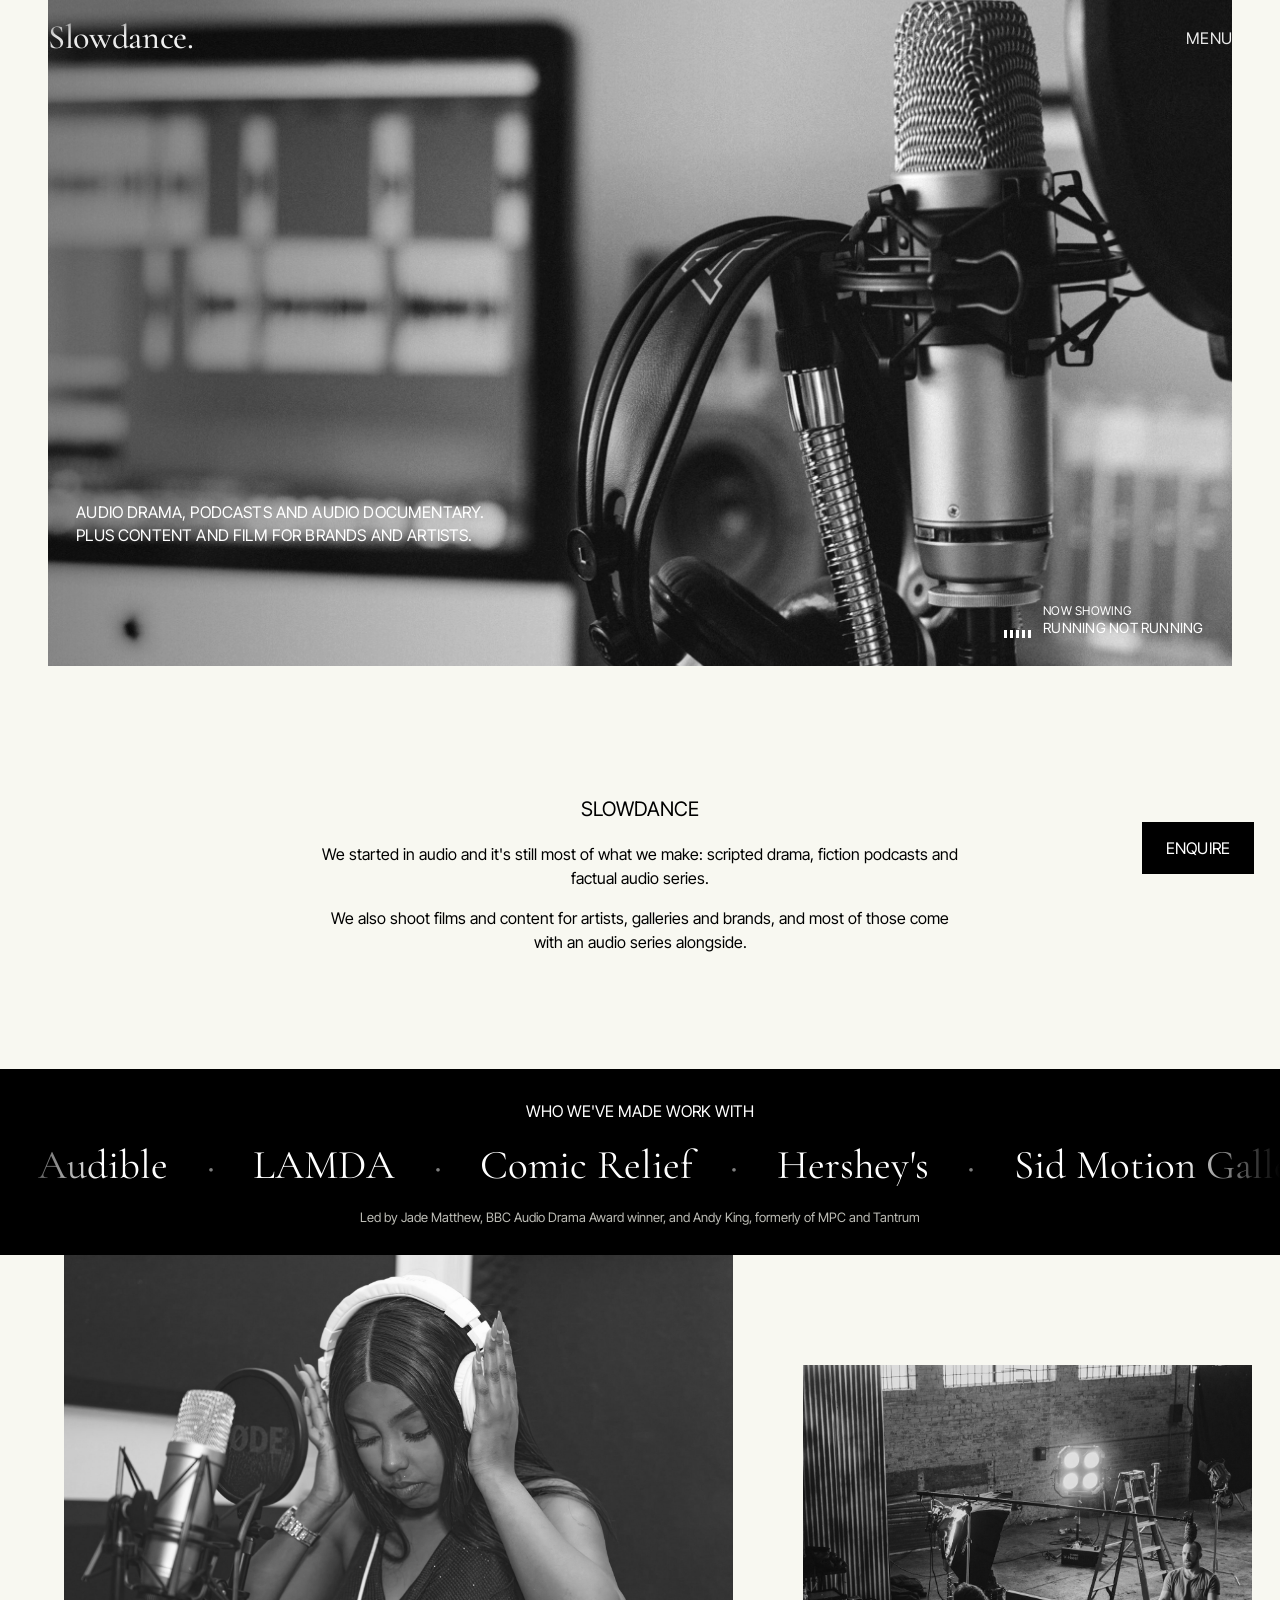
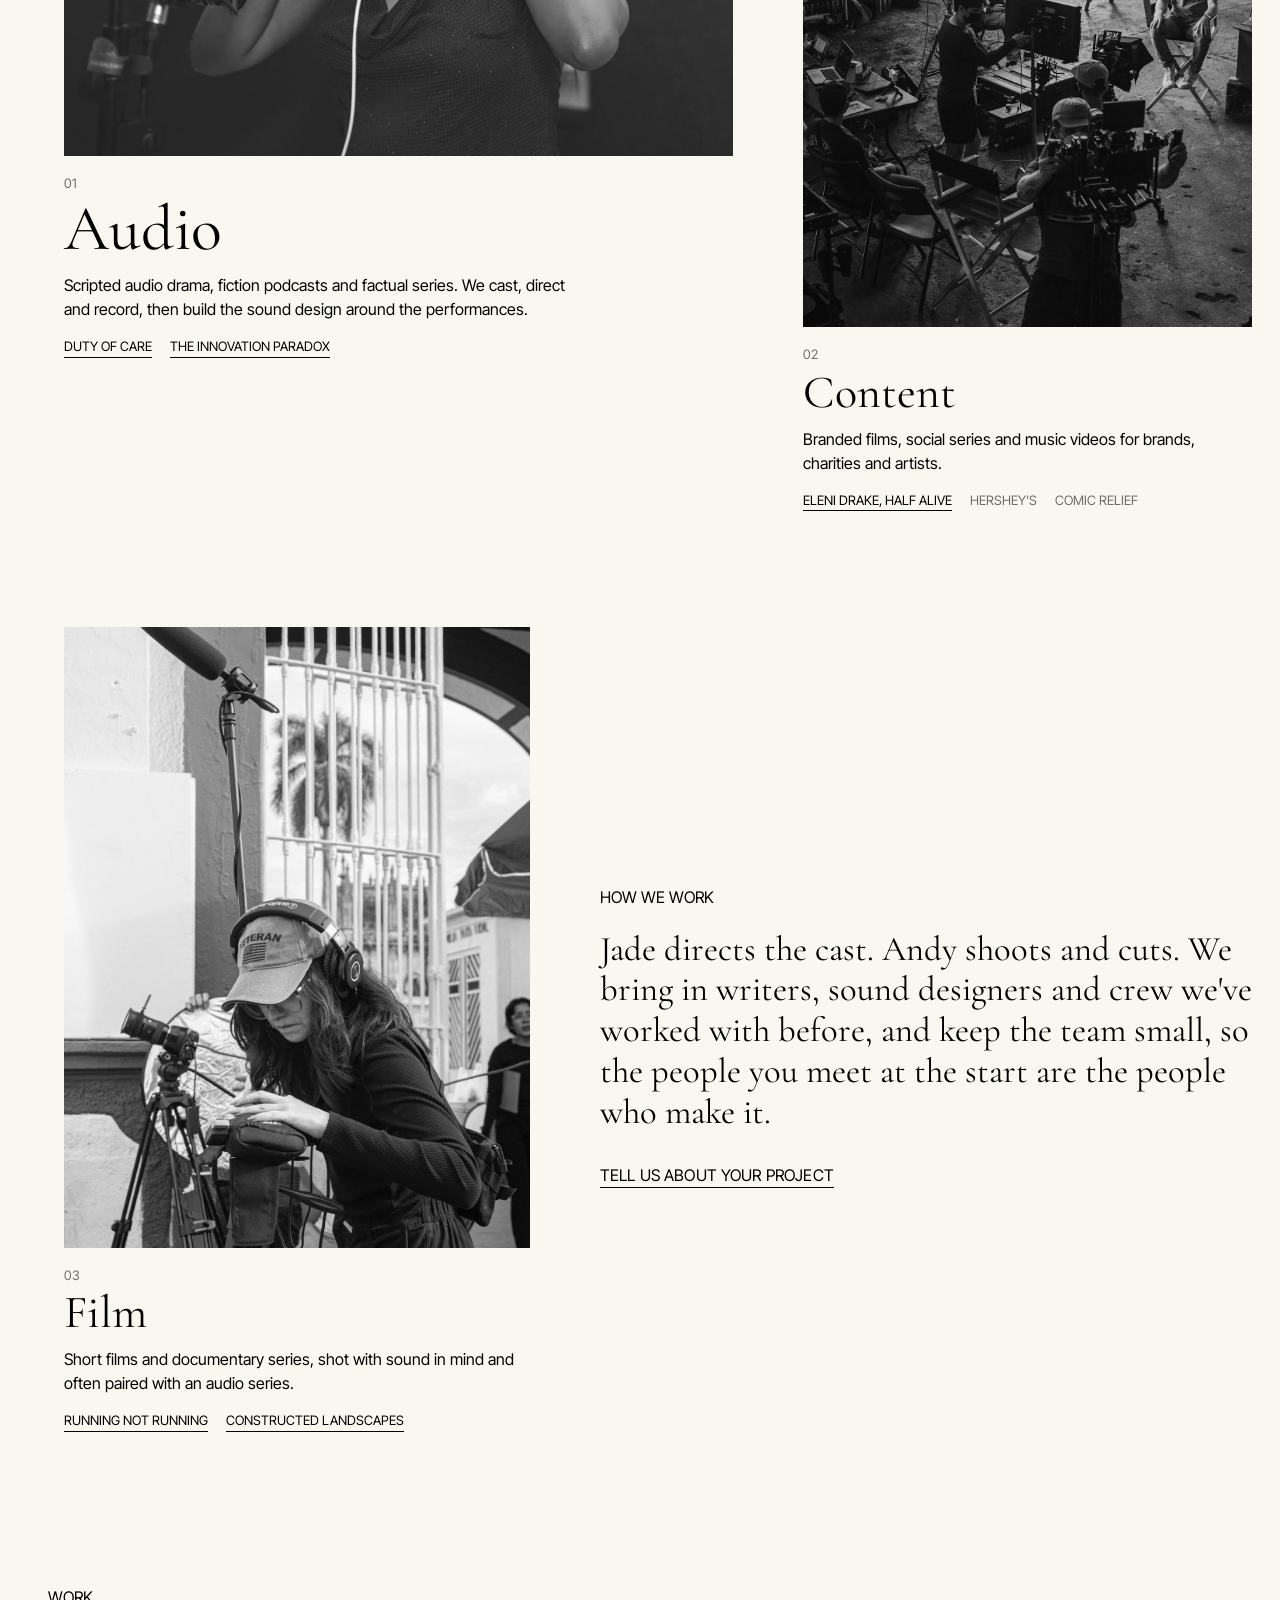
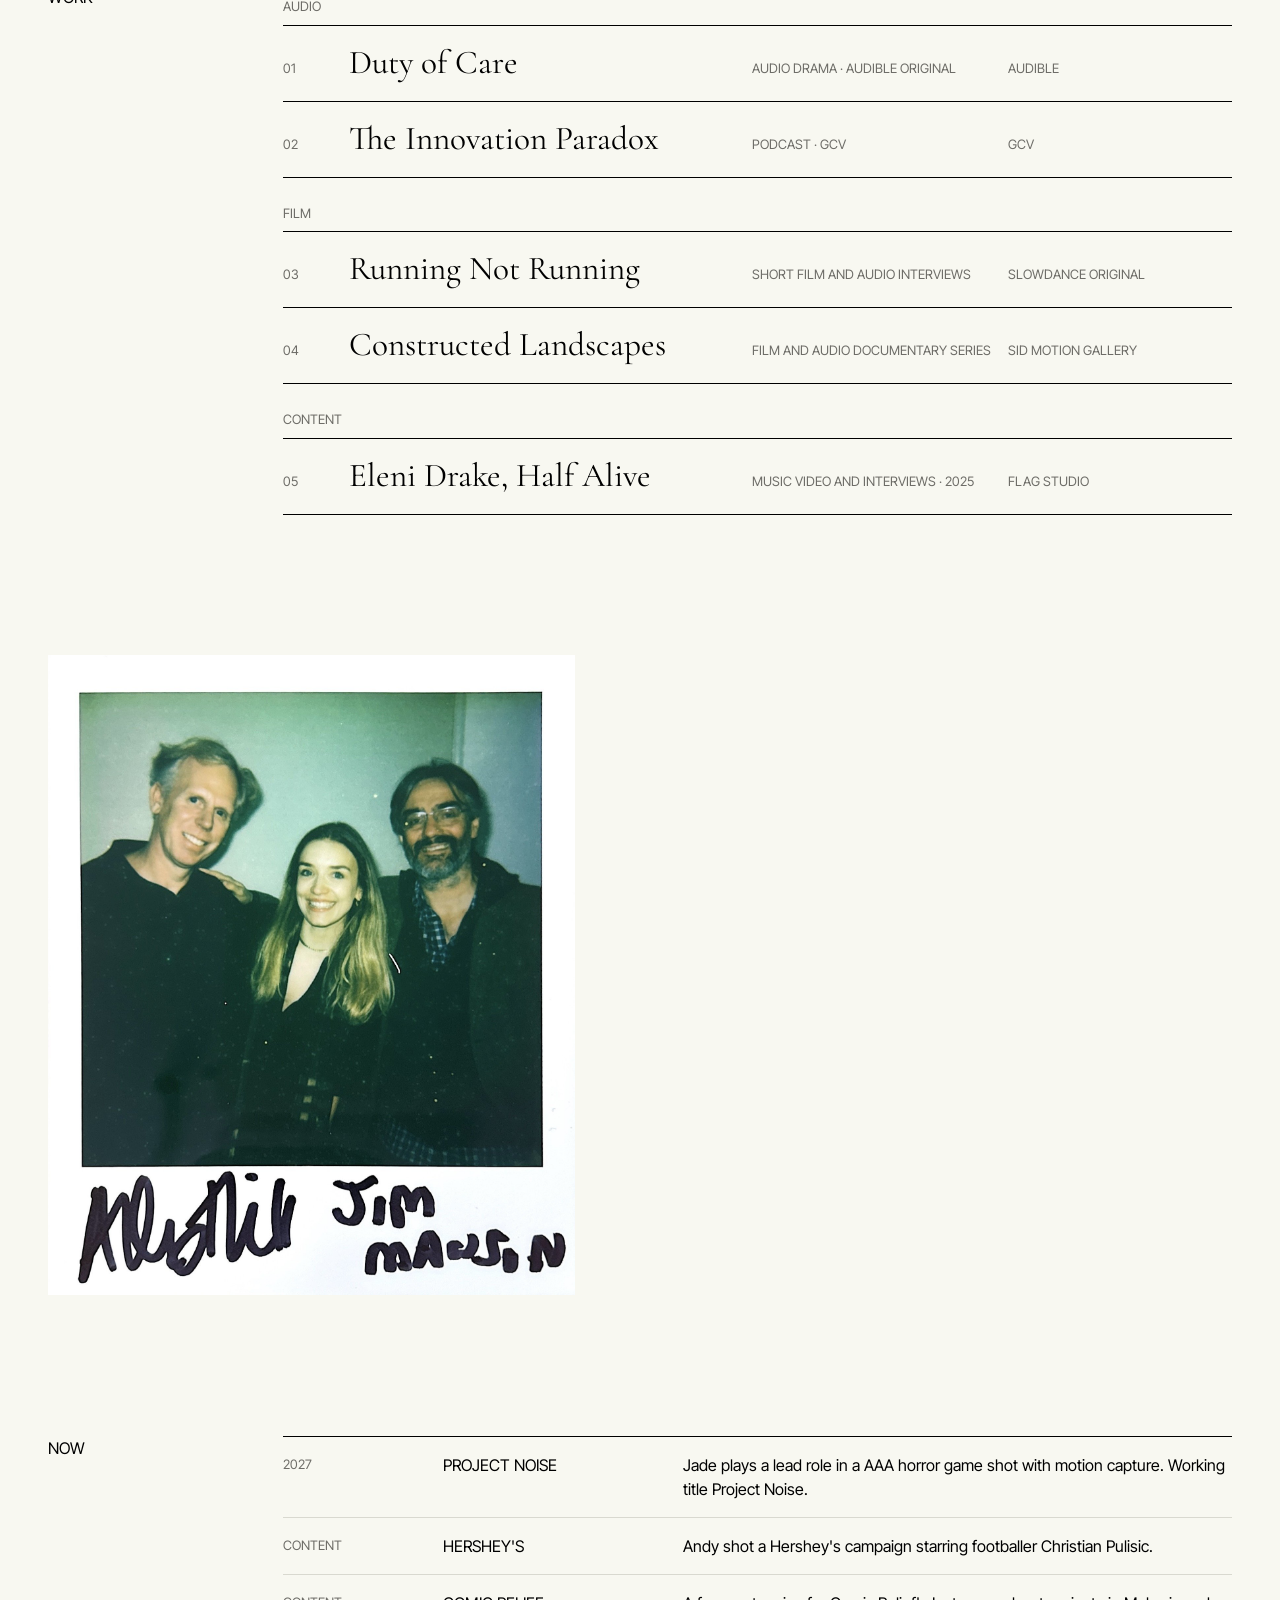
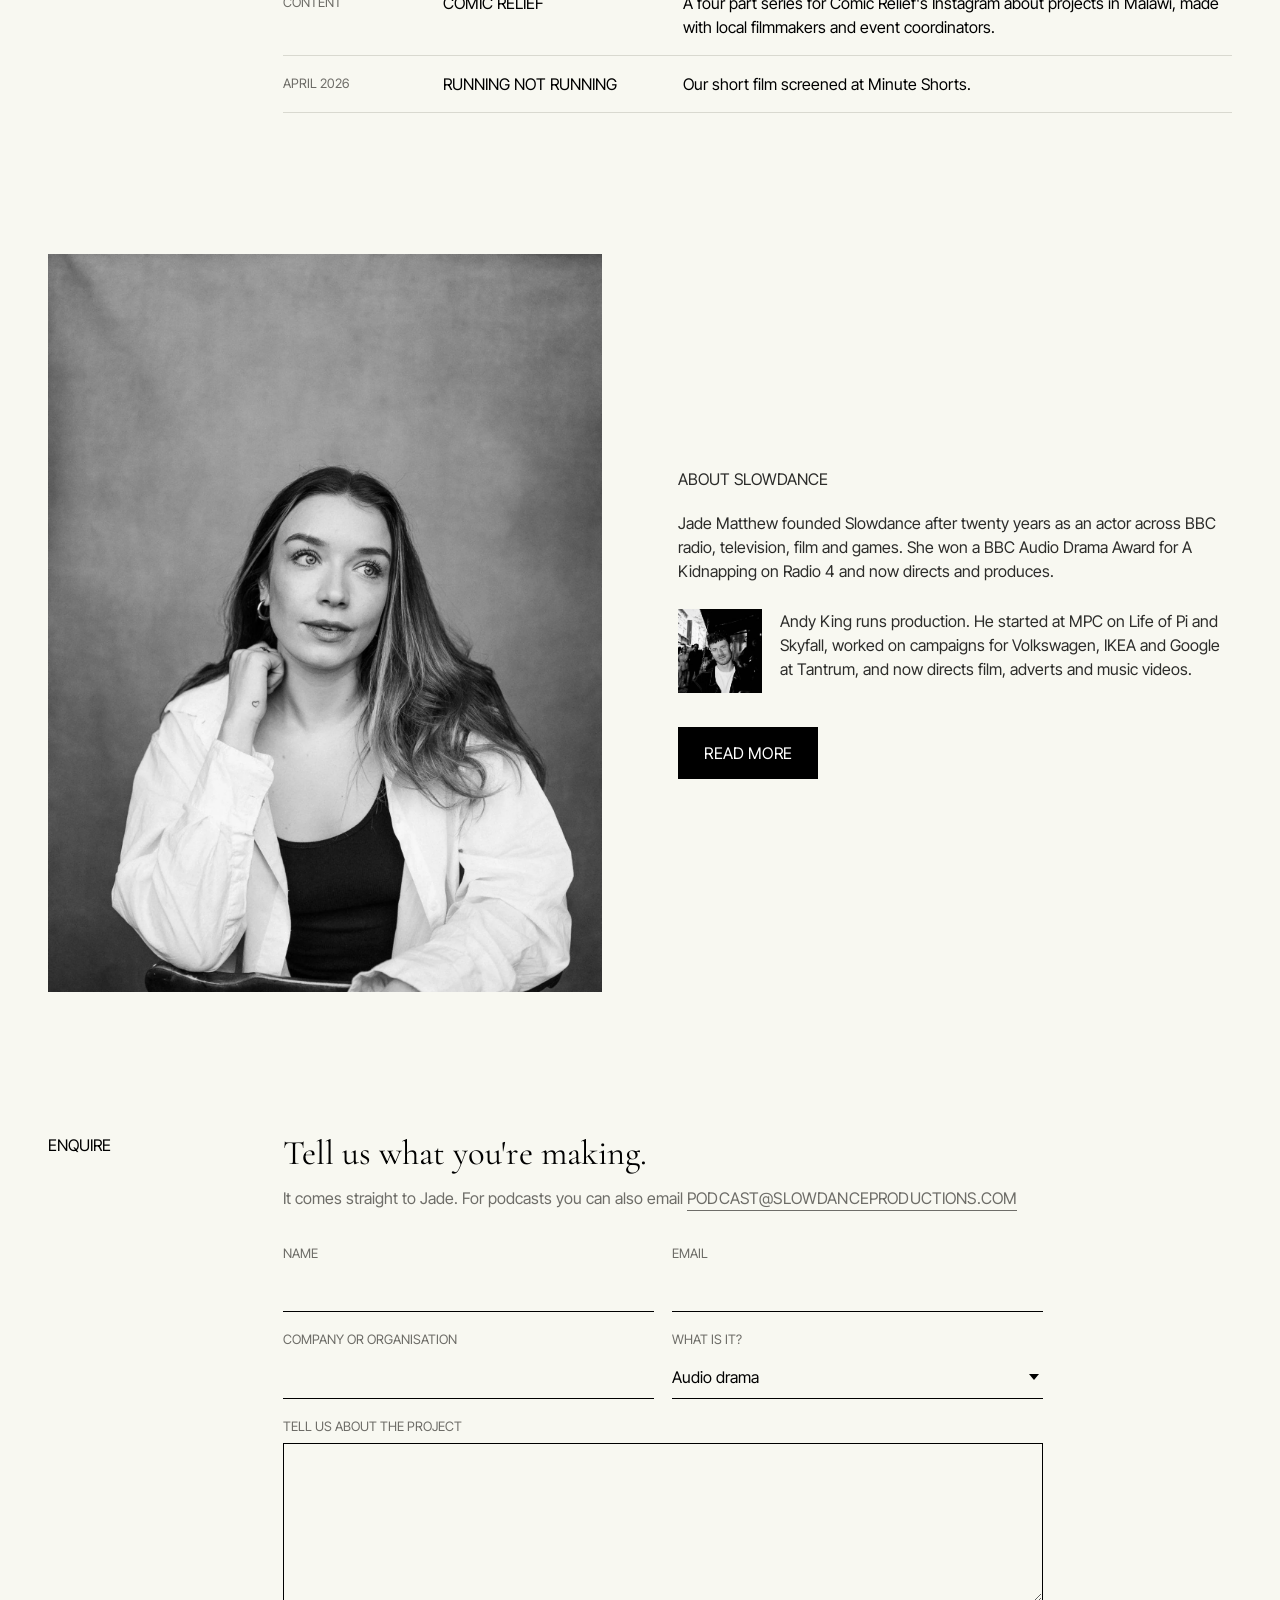
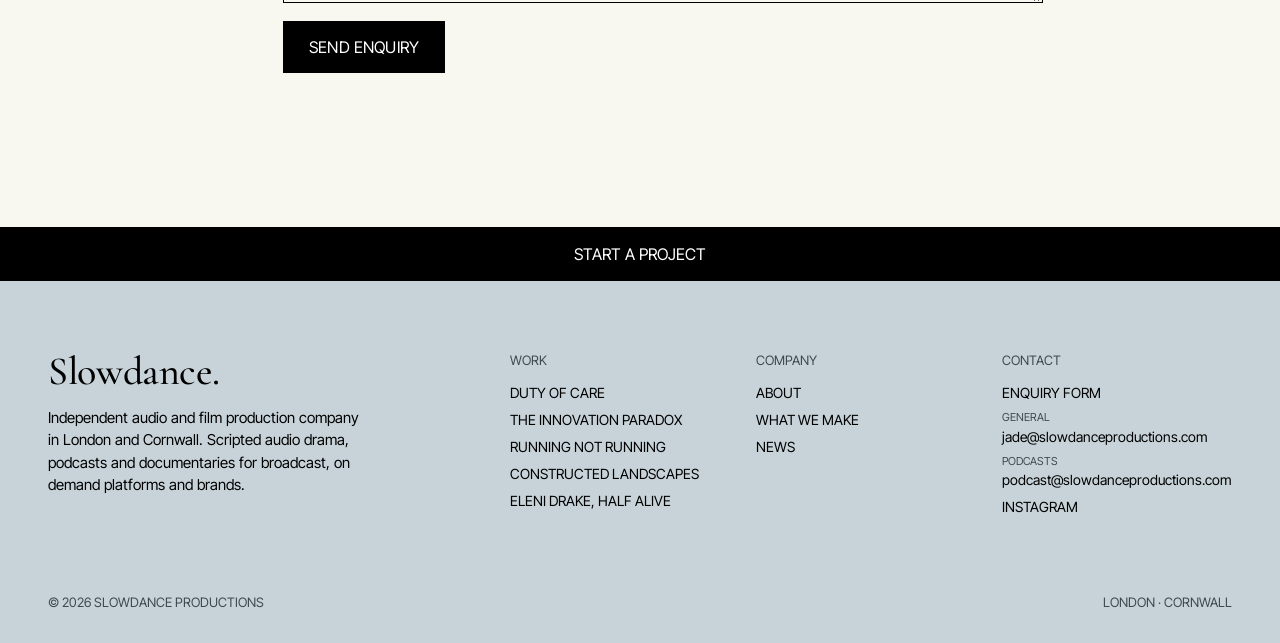
<file: index.html>
<!doctype html>
<html lang="en-GB">
<head>
<meta charset="utf-8">
<meta name="viewport" content="width=device-width, initial-scale=1">
<title>Slowdance · Audio drama, podcasts, content and film · London and Cornwall</title>
<meta name="description" content="Slowdance is an independent production company in London and Cornwall. We make audio drama, podcasts and audio documentary, plus content and film for brands and artists.">
<meta property="og:title" content="Slowdance · Audio drama, podcasts, content and film · London and Cornwall">
<meta property="og:description" content="Slowdance is an independent production company in London and Cornwall. We make audio drama, podcasts and audio documentary, plus content and film for brands and artists.">
<meta property="og:image" content="assets/img/stock-studio-mic.jpg">
<meta property="og:type" content="website">
<meta name="twitter:card" content="summary_large_image">
<link rel="icon" href="assets/favicon.svg" type="image/svg+xml">
<link rel="preconnect" href="https://fonts.googleapis.com">
<link rel="preconnect" href="https://fonts.gstatic.com" crossorigin>
<link href="https://fonts.googleapis.com/css2?family=Cormorant+Garamond:wght@500&family=Inter+Tight:wght@400;500&display=swap" rel="stylesheet">
<link rel="stylesheet" href="assets/style.css">
</head>
<body>
<a class="skip" href="#main">Skip to content</a>
<header class="site-head">
  <div class="wrap">
    <a class="logo" href="index.html" aria-label="Slowdance home">Slowdance.</a>
    <button class="menu-btn" type="button" data-open-menu aria-controls="menu" aria-expanded="false">Menu</button>
  </div>
</header>
<div class="menu" id="menu" aria-hidden="true">
  <div class="wrap top">
    <a class="logo" href="index.html">Slowdance.</a>
    <button class="menu-btn" type="button" data-close-menu>Close</button>
  </div>
  <nav class="wrap" aria-label="Main">
    <ul>
      <li><a href="index.html">Home</a></li>
      <li><a href="index.html#work">Work</a></li>
      <li><a href="index.html#what-we-make">What we make</a></li>
      <li><a href="index.html#news">News</a></li>
      <li><a href="about/index.html">About</a></li>
      <li><a href="index.html#enquire">Enquire</a></li>
    </ul>
  </nav>
  <div class="wrap menu-foot caps">
    <a href="https://instagram.com/slowdanceproductions" target="_blank" rel="noopener">Instagram</a>
    <a href="mailto:jade@slowdanceproductions.com">jade@slowdanceproductions.com</a>
    <a href="mailto:podcast@slowdanceproductions.com">podcast@slowdanceproductions.com</a>
    <span class="mute">London · Cornwall</span>
  </div>
</div>
<a class="float-cta" href="index.html#enquire">Enquire</a>

<main id="main">

  <section class="hero">
    <div class="wrap">
      <div class="frame">
        <img src="assets/img/stock-studio-mic.jpg" alt="Studio microphone and headphones" fetchpriority="high">
        <h1 class="line">Audio drama, podcasts and audio documentary.<br>Plus content and film for brands and artists.</h1>
        <a class="now" href="home/running-not-running/index.html">
          <span class="bars" aria-hidden="true"><i></i><i></i><i></i><i></i><i></i></span>
          <span>Now showing<br><b>Running Not Running</b></span>
        </a>
      </div>
    </div>
  </section>

  <section class="intro reveal">
    <div class="wrap">
      <h2>Slowdance</h2>
      <p>We started in audio and it's still most of what we make: scripted drama, fiction podcasts and factual audio series.</p>
      <p>We also shoot films and content for artists, galleries and brands, and most of those come with an audio series alongside.</p>
    </div>
  </section>

  <div class="band">
    <div class="wrap-band">
      <p class="band-head">Who we've made work with</p>
      <div class="marquee" aria-label="Audible, LAMDA, Comic Relief, Hershey&#x27;s, Sid Motion Gallery, GCV, Flag Studio, Minute Shorts, SPACE Studios"><div class="track"><span>Audible</span><span>LAMDA</span><span>Comic Relief</span><span>Hershey&#x27;s</span><span>Sid Motion Gallery</span><span>GCV</span><span>Flag Studio</span><span>Minute Shorts</span><span>SPACE Studios</span><span>Audible</span><span>LAMDA</span><span>Comic Relief</span><span>Hershey&#x27;s</span><span>Sid Motion Gallery</span><span>GCV</span><span>Flag Studio</span><span>Minute Shorts</span><span>SPACE Studios</span></div></div>
      <p class="band-sub">Led by Jade Matthew, BBC Audio Drama Award winner, and Andy King, formerly of MPC and Tantrum</p>
    </div>
  </div>

  <section id="what-we-make" class="disc">
    <div class="disc-row one">
      <article class="d-big reveal">
        <img src="assets/img/stock-voice-booth.jpg" alt="Recording a voice in the booth" loading="lazy">
        <div class="d-txt">
          <p class="d-n">01</p>
          <h2>Audio</h2>
          <p>Scripted audio drama, fiction podcasts and factual series. We cast, direct and record, then build the sound design around the performances.</p>
          <p class="plinks"><a href="home/duty-of-care-audible/index.html">Duty of Care</a><a href="home/the-innovation-paradox/index.html">The Innovation Paradox</a></p>
        </div>
      </article>
      <article class="d-small reveal">
        <img src="assets/img/stock-film-set.jpg" alt="Crew setting up an interview on set" loading="lazy">
        <div class="d-txt">
          <p class="d-n">02</p>
          <h2>Content</h2>
          <p>Branded films, social series and music videos for brands, charities and artists.</p>
          <p class="plinks"><a href="home/eleni-drake-music-video/index.html">Eleni Drake, Half Alive</a><span>Hershey&#x27;s</span><span>Comic Relief</span></p>
        </div>
      </article>
    </div>
    <div class="disc-row two">
      <article class="d-small reveal">
        <img src="assets/img/stock-sound-recordist.jpg" alt="Sound recordist with a boom microphone and camera on location" loading="lazy">
        <div class="d-txt">
          <p class="d-n">03</p>
          <h2>Film</h2>
          <p>Short films and documentary series, shot with sound in mind and often paired with an audio series.</p>
          <p class="plinks"><a href="home/running-not-running/index.html">Running Not Running</a><a href="home/constructed-landscapes/index.html">Constructed Landscapes</a></p>
        </div>
      </article>
      <div class="d-say reveal">
        <p class="lab">How we work</p>
        <p class="big-text">Jade directs the cast. Andy shoots and cuts. We bring in writers, sound designers and crew we've worked with before, and keep the team small, so the people you meet at the start are the people who make it.</p>
        <a class="link-u" href="#enquire">Tell us about your project</a>
      </div>
    </div>
  </section>

  <section id="work" class="rowsec">
    <div class="wrap lr">
      <p class="lab">Work</p>
      <ul class="index">
        <li class="grp">Audio</li>
        <li><a href="home/duty-of-care-audible/index.html" data-img="assets/img/duty-of-care.jpg">
          <span class="n">01</span><span class="t">Duty of Care</span><span class="k">Audio drama · Audible Original</span><span class="c">Audible</span><span class="arr">→</span>
        </a></li>
        <li><a href="home/the-innovation-paradox/index.html" data-img="assets/img/innovation-paradox.png">
          <span class="n">02</span><span class="t">The Innovation Paradox</span><span class="k">Podcast · GCV</span><span class="c">GCV</span><span class="arr">→</span>
        </a></li>
        <li class="grp">Film</li>
        <li><a href="home/running-not-running/index.html" data-img="assets/img/running-not-running.jpg">
          <span class="n">03</span><span class="t">Running Not Running</span><span class="k">Short film and audio interviews</span><span class="c">Slowdance original</span><span class="arr">→</span>
        </a></li>
        <li><a href="home/constructed-landscapes/index.html" data-img="assets/img/constructed-landscapes.jpg">
          <span class="n">04</span><span class="t">Constructed Landscapes</span><span class="k">Film and audio documentary series</span><span class="c">Sid Motion Gallery</span><span class="arr">→</span>
        </a></li>
        <li class="grp">Content</li>
        <li><a href="home/eleni-drake-music-video/index.html" data-img="assets/img/eleni-drake.jpg">
          <span class="n">05</span><span class="t">Eleni Drake, Half Alive</span><span class="k">Music video and interviews · 2025</span><span class="c">Flag Studio</span><span class="arr">→</span>
        </a></li>
      </ul>
    </div>
  </section>

  <section class="rowsec">
    <div class="wrap feature">
      <a class="reveal" href="home/the-innovation-paradox/index.html"><img src="assets/img/innovation-paradox-recording.jpg" alt="Jade with Professor Alex Hill and James Mawson after recording The Innovation Paradox" loading="lazy"></a>
      <div class="reveal">
        <p class="lab">In the studio</p>
        <p class="big-text">Jade with Professor Alex Hill and host James Mawson, recording The Innovation Paradox for GCV at London Podcast Studios.</p>
        <a class="link-u" href="home/the-innovation-paradox/index.html">Listen to the series</a>
      </div>
    </div>
  </section>

  <section id="news" class="rowsec">
    <div class="wrap lr">
      <p class="lab">Now</p>
      <ul class="news-rows">
        <li class="reveal"><span class="when">2027</span><h3>Project Noise</h3><p>Jade plays a lead role in a AAA horror game shot with motion capture. Working title Project Noise.</p></li>
        <li class="reveal"><span class="when">Content</span><h3>Hershey's</h3><p>Andy shot a Hershey's campaign starring footballer Christian Pulisic.</p></li>
        <li class="reveal"><span class="when">Content</span><h3>Comic Relief</h3><p>A four part series for Comic Relief's Instagram about projects in Malawi, made with local filmmakers and event coordinators.</p></li>
        <li class="reveal"><span class="when">April 2026</span><h3>Running Not Running</h3><p>Our short film screened at Minute Shorts.</p></li>
      </ul>
    </div>
  </section>

  <section class="rowsec">
    <div class="wrap about-split">
      <div class="reveal"><img src="assets/img/jade.webp" alt="Jade Matthew" loading="lazy"></div>
      <div class="reveal">
        <p class="lab">About Slowdance</p>
        <p>Jade Matthew founded Slowdance after twenty years as an actor across BBC radio, television, film and games. She won a BBC Audio Drama Award for A Kidnapping on Radio 4 and now directs and produces.</p>
        <div class="andy">
          <img src="assets/img/andy.jpg" alt="Andy King" loading="lazy">
          <p>Andy King runs production. He started at MPC on Life of Pi and Skyfall, worked on campaigns for Volkswagen, IKEA and Google at Tantrum, and now directs film, adverts and music videos.</p>
        </div>
        <a class="btn" href="about/index.html">Read more</a>
      </div>
    </div>
  </section>

  <section id="enquire" class="rowsec">
    <div class="wrap lr">
      <p class="lab">Enquire</p>
      <div>
        <p class="big-text" style="margin-bottom:12px">Tell us what you're making.</p>
        <p class="mute" style="margin-bottom:34px">It comes straight to Jade. For podcasts you can also email <a class="link-u" href="mailto:podcast@slowdanceproductions.com">podcast@slowdanceproductions.com</a></p>
        <form class="enq" action="https://formsubmit.co/jade@slowdanceproductions.com" method="POST">
          <input type="hidden" name="_subject" value="New enquiry from slowdanceproductions.com">
          <input type="hidden" name="_cc" value="podcast@slowdanceproductions.com">
          <input type="hidden" name="_template" value="table">
          <input type="hidden" name="_captcha" value="false">
          <input type="hidden" name="_next" value="">
          <input type="text" name="_honey" class="hp" tabindex="-1" autocomplete="off" aria-hidden="true">
          <div class="f2">
            <label>Name<input type="text" name="name" required autocomplete="name"></label>
            <label>Email<input type="email" name="email" required autocomplete="email"></label>
          </div>
          <div class="f2">
            <label>Company or organisation<input type="text" name="organisation" autocomplete="organization"></label>
            <label>What is it?
              <select name="type">
                <option>Audio drama</option>
                <option>Podcast</option>
                <option>Branded content</option>
                <option>Film or documentary</option>
                <option>Something else</option>
              </select>
            </label>
          </div>
          <label>Tell us about the project<textarea name="message" rows="6" required></textarea></label>
          <button class="btn" type="submit">Send enquiry</button>
        </form>
      </div>
    </div>
  </section>

</main>
<a class="cta-bar" href="#enquire">Start a project</a>
<div class="hover-img" aria-hidden="true"><img alt=""></div>
<footer class="site-foot">
  <div class="wrap">
    <div class="foot-grid">
      <div>
        <a class="logo" href="index.html">Slowdance.</a>
        <p>Independent audio and film production company in London and Cornwall. Scripted audio drama, podcasts and documentaries for broadcast, on demand platforms and brands.</p>
      </div>
      <div>
        <h4>Work</h4>
        <ul>
          <li><a href="home/duty-of-care-audible/index.html">Duty of Care</a></li>
          <li><a href="home/the-innovation-paradox/index.html">The Innovation Paradox</a></li>
          <li><a href="home/running-not-running/index.html">Running Not Running</a></li>
          <li><a href="home/constructed-landscapes/index.html">Constructed Landscapes</a></li>
          <li><a href="home/eleni-drake-music-video/index.html">Eleni Drake, Half Alive</a></li>
        </ul>
      </div>
      <div>
        <h4>Company</h4>
        <ul>
          <li><a href="about/index.html">About</a></li>
          <li><a href="index.html#what-we-make">What we make</a></li>
          <li><a href="index.html#news">News</a></li>
        </ul>
      </div>
      <div>
        <h4>Contact</h4>
        <ul>
          <li><a href="index.html#enquire">Enquiry form</a></li>
          <li class="foot-mail"><small>General</small><a href="mailto:jade@slowdanceproductions.com">jade@slowdanceproductions.com</a></li>
          <li class="foot-mail"><small>Podcasts</small><a href="mailto:podcast@slowdanceproductions.com">podcast@slowdanceproductions.com</a></li>
          <li><a href="https://instagram.com/slowdanceproductions" target="_blank" rel="noopener">Instagram</a></li>
        </ul>
      </div>
    </div>
    <div class="foot-base">
      <span>© <span id="year">2026</span> Slowdance Productions</span>
      <span>London · Cornwall</span>
    </div>
  </div>
</footer>
<script src="assets/site.js"></script>
</body>
</html>
</file>
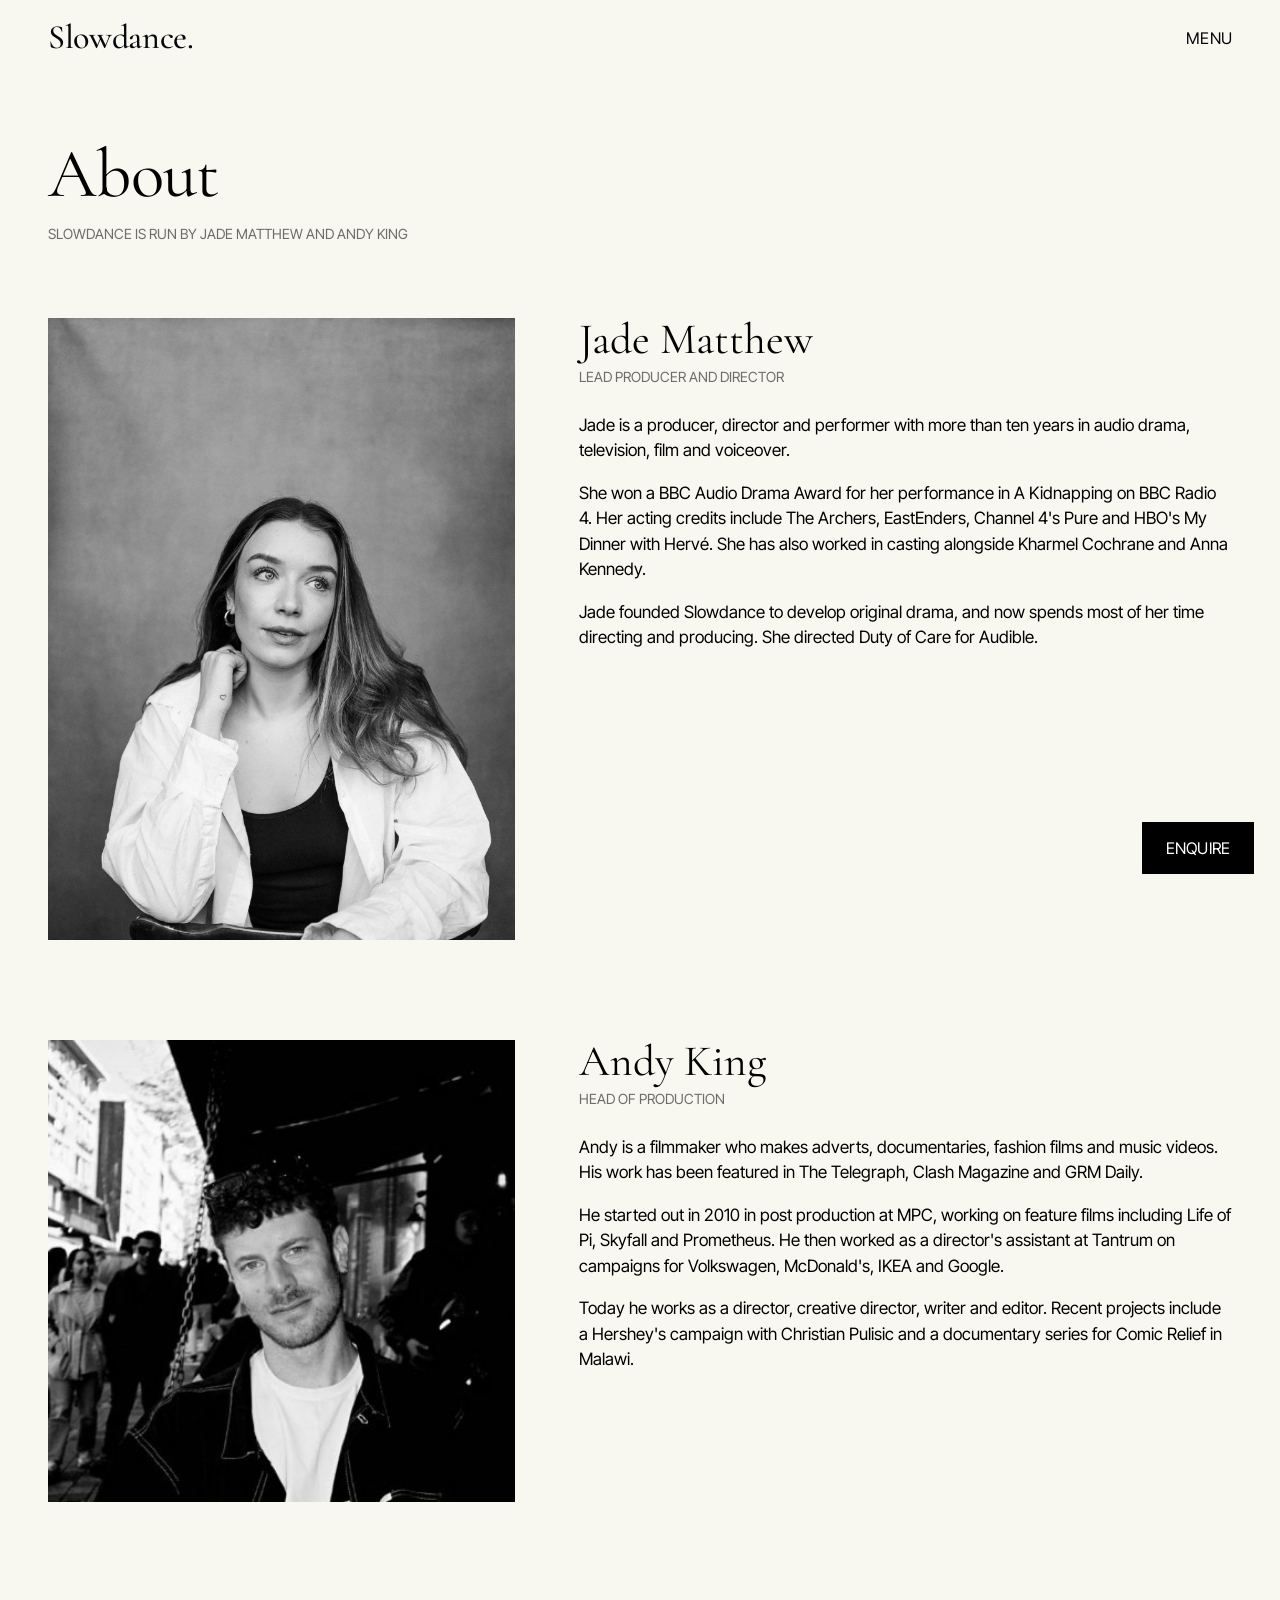
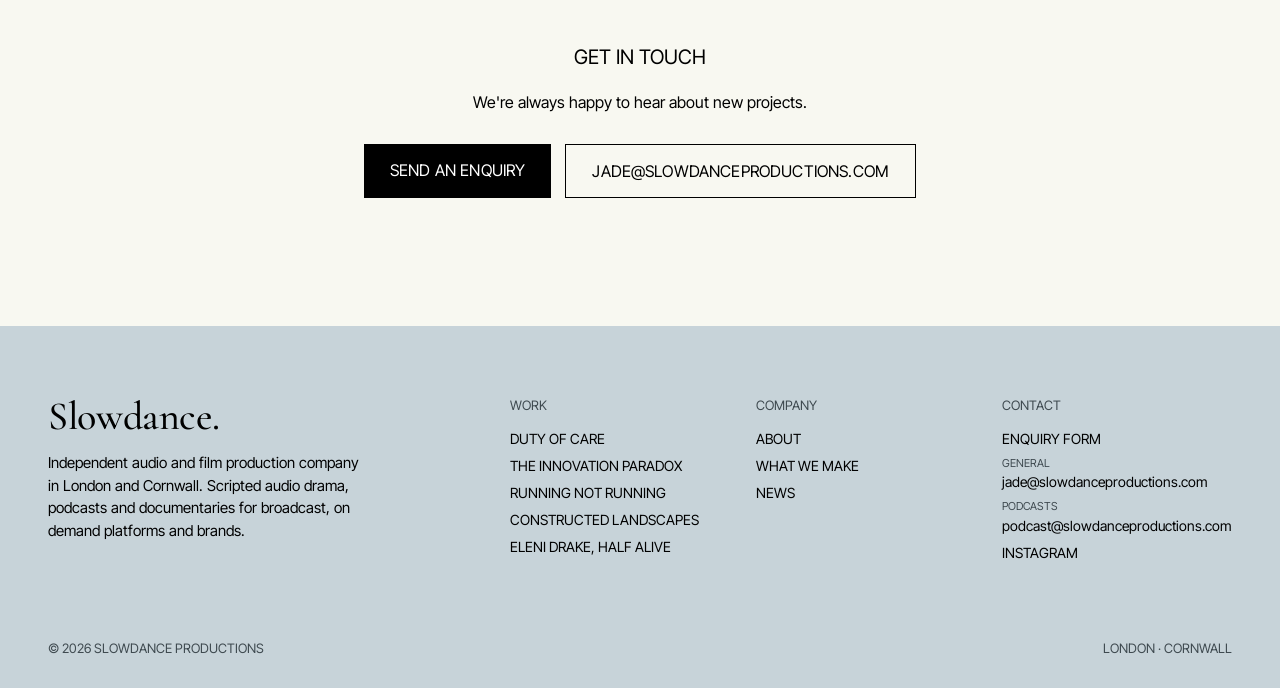
<file: about/index.html>
<!doctype html>
<html lang="en-GB">
<head>
<meta charset="utf-8">
<meta name="viewport" content="width=device-width, initial-scale=1">
<title>About · Slowdance</title>
<meta name="description" content="Slowdance is run by Jade Matthew and Andy King.">
<meta property="og:title" content="About · Slowdance">
<meta property="og:description" content="Slowdance is run by Jade Matthew and Andy King.">
<meta property="og:image" content="https://www.slowdanceproductions.com/assets/img/jade.webp">
<meta property="og:type" content="website">
<meta name="twitter:card" content="summary_large_image">
<link rel="icon" href="../assets/favicon.svg" type="image/svg+xml">
<link rel="preconnect" href="https://fonts.googleapis.com">
<link rel="preconnect" href="https://fonts.gstatic.com" crossorigin>
<link href="https://fonts.googleapis.com/css2?family=Cormorant+Garamond:wght@500&family=Inter+Tight:wght@400;500&display=swap" rel="stylesheet">
<link rel="stylesheet" href="../assets/style.css">
</head>
<body>
<a class="skip" href="#main">Skip to content</a>
<header class="site-head">
  <div class="wrap">
    <a class="logo" href="../index.html" aria-label="Slowdance home">Slowdance.</a>
    <button class="menu-btn" type="button" data-open-menu aria-controls="menu" aria-expanded="false">Menu</button>
  </div>
</header>
<div class="menu" id="menu" aria-hidden="true">
  <div class="wrap top">
    <a class="logo" href="../index.html">Slowdance.</a>
    <button class="menu-btn" type="button" data-close-menu>Close</button>
  </div>
  <nav class="wrap" aria-label="Main">
    <ul>
      <li><a href="../index.html">Home</a></li>
      <li><a href="../index.html#work">Work</a></li>
      <li><a href="../index.html#what-we-make">What we make</a></li>
      <li><a href="../index.html#news">News</a></li>
      <li><a href="../about/index.html">About</a></li>
      <li><a href="../index.html#enquire">Enquire</a></li>
    </ul>
  </nav>
  <div class="wrap menu-foot caps">
    <a href="https://instagram.com/slowdanceproductions" target="_blank" rel="noopener">Instagram</a>
    <a href="mailto:jade@slowdanceproductions.com">jade@slowdanceproductions.com</a>
    <a href="mailto:podcast@slowdanceproductions.com">podcast@slowdanceproductions.com</a>
    <span class="mute">London · Cornwall</span>
  </div>
</div>
<a class="float-cta" href="../index.html#enquire">Enquire</a>

<main id="main" class="page-top">
  <div class="wrap">
    <h1 class="page-title">About</h1>
    <p class="page-type">Slowdance is run by Jade Matthew and Andy King</p>

    <div class="bio">
      <div class="img reveal"><img src="../assets/img/jade.webp" alt="Jade Matthew"></div>
      <div class="reveal">
        <h2>Jade Matthew</h2>
        <p class="role">Lead Producer and Director</p>
        <p>Jade is a producer, director and performer with more than ten years in audio drama, television, film and voiceover.</p>
        <p>She won a BBC Audio Drama Award for her performance in A Kidnapping on BBC Radio 4. Her acting credits include The Archers, EastEnders, Channel 4's Pure and HBO's My Dinner with Hervé. She has also worked in casting alongside Kharmel Cochrane and Anna Kennedy.</p>
        <p>Jade founded Slowdance to develop original drama, and now spends most of her time directing and producing. She directed Duty of Care for Audible.</p>
      </div>
    </div>

    <div class="bio">
      <div class="img reveal"><img src="../assets/img/andy.jpg" alt="Andy King"></div>
      <div class="reveal">
        <h2>Andy King</h2>
        <p class="role">Head of Production</p>
        <p>Andy is a filmmaker who makes adverts, documentaries, fashion films and music videos. His work has been featured in The Telegraph, Clash Magazine and GRM Daily.</p>
        <p>He started out in 2010 in post production at MPC, working on feature films including Life of Pi, Skyfall and Prometheus. He then worked as a director's assistant at Tantrum on campaigns for Volkswagen, McDonald's, IKEA and Google.</p>
        <p>Today he works as a director, creative director, writer and editor. Recent projects include a Hershey's campaign with Christian Pulisic and a documentary series for Comic Relief in Malawi.</p>
      </div>
    </div>

    <section class="contact" style="padding-top:140px">
      <h2>Get in touch</h2>
      <p>We're always happy to hear about new projects.</p>
      <div class="row"><a class="btn" href="../index.html#enquire">Send an enquiry</a><a class="btn ghost" href="mailto:jade@slowdanceproductions.com">jade@slowdanceproductions.com</a></div>
    </section>
  </div>
</main>
<footer class="site-foot">
  <div class="wrap">
    <div class="foot-grid">
      <div>
        <a class="logo" href="../index.html">Slowdance.</a>
        <p>Independent audio and film production company in London and Cornwall. Scripted audio drama, podcasts and documentaries for broadcast, on demand platforms and brands.</p>
      </div>
      <div>
        <h4>Work</h4>
        <ul>
          <li><a href="../home/duty-of-care-audible/index.html">Duty of Care</a></li>
          <li><a href="../home/the-innovation-paradox/index.html">The Innovation Paradox</a></li>
          <li><a href="../home/running-not-running/index.html">Running Not Running</a></li>
          <li><a href="../home/constructed-landscapes/index.html">Constructed Landscapes</a></li>
          <li><a href="../home/eleni-drake-music-video/index.html">Eleni Drake, Half Alive</a></li>
        </ul>
      </div>
      <div>
        <h4>Company</h4>
        <ul>
          <li><a href="../about/index.html">About</a></li>
          <li><a href="../index.html#what-we-make">What we make</a></li>
          <li><a href="../index.html#news">News</a></li>
        </ul>
      </div>
      <div>
        <h4>Contact</h4>
        <ul>
          <li><a href="../index.html#enquire">Enquiry form</a></li>
          <li class="foot-mail"><small>General</small><a href="mailto:jade@slowdanceproductions.com">jade@slowdanceproductions.com</a></li>
          <li class="foot-mail"><small>Podcasts</small><a href="mailto:podcast@slowdanceproductions.com">podcast@slowdanceproductions.com</a></li>
          <li><a href="https://instagram.com/slowdanceproductions" target="_blank" rel="noopener">Instagram</a></li>
        </ul>
      </div>
    </div>
    <div class="foot-base">
      <span>© <span id="year">2026</span> Slowdance Productions</span>
      <span>London · Cornwall</span>
    </div>
  </div>
</footer>
<script src="../assets/site.js"></script>
</body>
</html>
</file>
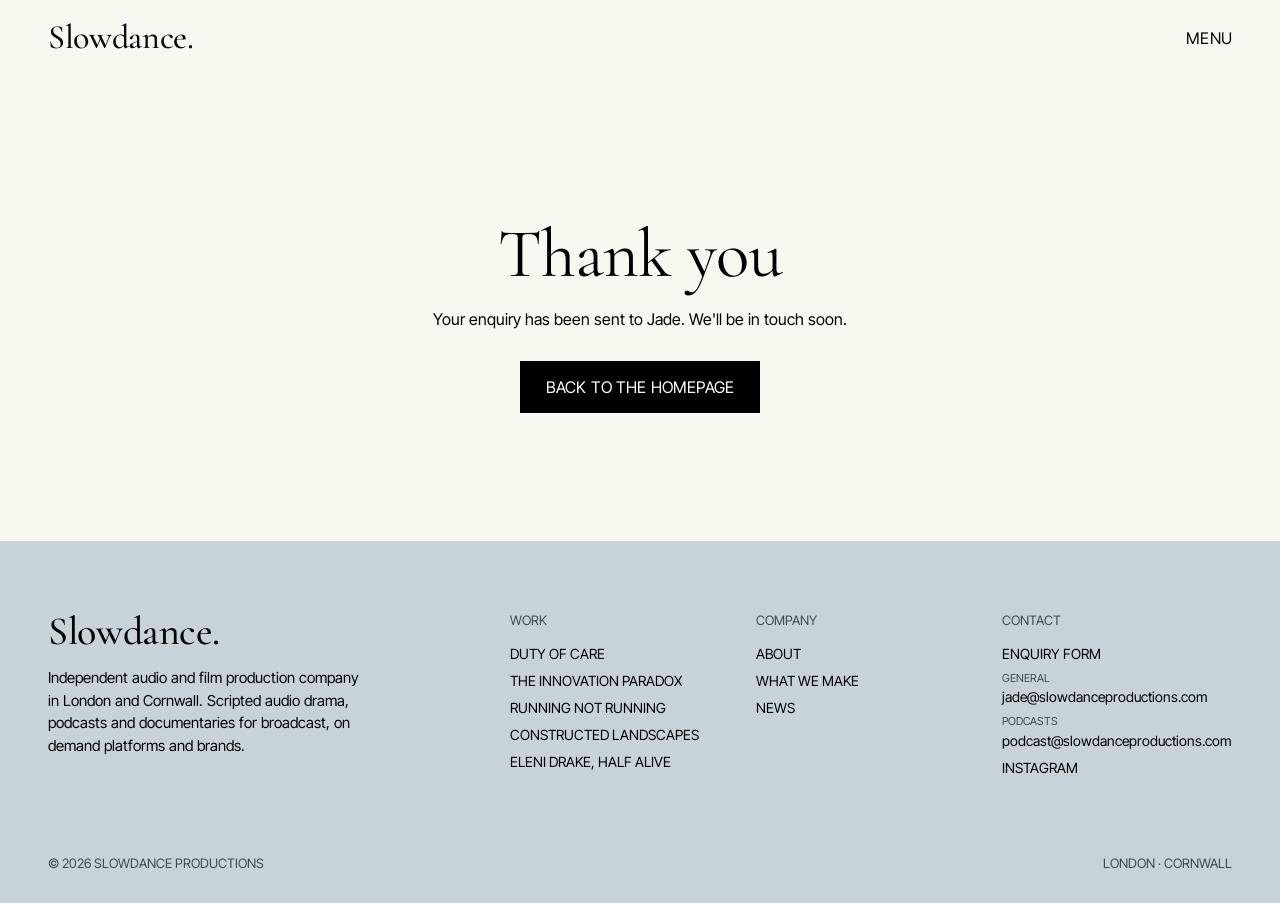
<file: thanks/index.html>
<!doctype html>
<html lang="en-GB">
<head>
<meta charset="utf-8">
<meta name="viewport" content="width=device-width, initial-scale=1">
<title>Thank you · Slowdance</title>
<meta name="description" content="Enquiry sent">
<meta property="og:title" content="Thank you · Slowdance">
<meta property="og:description" content="Enquiry sent">
<meta property="og:image" content="https://www.slowdanceproductions.com/assets/img/running-not-running.jpg">
<meta property="og:type" content="website">
<meta name="twitter:card" content="summary_large_image">
<link rel="icon" href="../assets/favicon.svg" type="image/svg+xml">
<link rel="preconnect" href="https://fonts.googleapis.com">
<link rel="preconnect" href="https://fonts.gstatic.com" crossorigin>
<link href="https://fonts.googleapis.com/css2?family=Cormorant+Garamond:wght@500&family=Inter+Tight:wght@400;500&display=swap" rel="stylesheet">
<link rel="stylesheet" href="../assets/style.css">
</head>
<body>
<a class="skip" href="#main">Skip to content</a>
<header class="site-head">
  <div class="wrap">
    <a class="logo" href="../index.html" aria-label="Slowdance home">Slowdance.</a>
    <button class="menu-btn" type="button" data-open-menu aria-controls="menu" aria-expanded="false">Menu</button>
  </div>
</header>
<div class="menu" id="menu" aria-hidden="true">
  <div class="wrap top">
    <a class="logo" href="../index.html">Slowdance.</a>
    <button class="menu-btn" type="button" data-close-menu>Close</button>
  </div>
  <nav class="wrap" aria-label="Main">
    <ul>
      <li><a href="../index.html">Home</a></li>
      <li><a href="../index.html#work">Work</a></li>
      <li><a href="../index.html#what-we-make">What we make</a></li>
      <li><a href="../index.html#news">News</a></li>
      <li><a href="../about/index.html">About</a></li>
      <li><a href="../index.html#enquire">Enquire</a></li>
    </ul>
  </nav>
  <div class="wrap menu-foot caps">
    <a href="https://instagram.com/slowdanceproductions" target="_blank" rel="noopener">Instagram</a>
    <a href="mailto:jade@slowdanceproductions.com">jade@slowdanceproductions.com</a>
    <a href="mailto:podcast@slowdanceproductions.com">podcast@slowdanceproductions.com</a>
    <span class="mute">London · Cornwall</span>
  </div>
</div>
<a class="float-cta" href="../index.html#enquire">Enquire</a>

<main id="main" class="page-top">
  <div class="wrap contact" style="padding-top:80px">
    <h1 class="page-title" style="margin-bottom:18px">Thank you</h1>
    <p>Your enquiry has been sent to Jade. We'll be in touch soon.</p>
    <div class="row"><a class="btn" href="../index.html">Back to the homepage</a></div>
  </div>
</main>
<footer class="site-foot">
  <div class="wrap">
    <div class="foot-grid">
      <div>
        <a class="logo" href="../index.html">Slowdance.</a>
        <p>Independent audio and film production company in London and Cornwall. Scripted audio drama, podcasts and documentaries for broadcast, on demand platforms and brands.</p>
      </div>
      <div>
        <h4>Work</h4>
        <ul>
          <li><a href="../home/duty-of-care-audible/index.html">Duty of Care</a></li>
          <li><a href="../home/the-innovation-paradox/index.html">The Innovation Paradox</a></li>
          <li><a href="../home/running-not-running/index.html">Running Not Running</a></li>
          <li><a href="../home/constructed-landscapes/index.html">Constructed Landscapes</a></li>
          <li><a href="../home/eleni-drake-music-video/index.html">Eleni Drake, Half Alive</a></li>
        </ul>
      </div>
      <div>
        <h4>Company</h4>
        <ul>
          <li><a href="../about/index.html">About</a></li>
          <li><a href="../index.html#what-we-make">What we make</a></li>
          <li><a href="../index.html#news">News</a></li>
        </ul>
      </div>
      <div>
        <h4>Contact</h4>
        <ul>
          <li><a href="../index.html#enquire">Enquiry form</a></li>
          <li class="foot-mail"><small>General</small><a href="mailto:jade@slowdanceproductions.com">jade@slowdanceproductions.com</a></li>
          <li class="foot-mail"><small>Podcasts</small><a href="mailto:podcast@slowdanceproductions.com">podcast@slowdanceproductions.com</a></li>
          <li><a href="https://instagram.com/slowdanceproductions" target="_blank" rel="noopener">Instagram</a></li>
        </ul>
      </div>
    </div>
    <div class="foot-base">
      <span>© <span id="year">2026</span> Slowdance Productions</span>
      <span>London · Cornwall</span>
    </div>
  </div>
</footer>
<script src="../assets/site.js"></script>
</body>
</html>
</file>
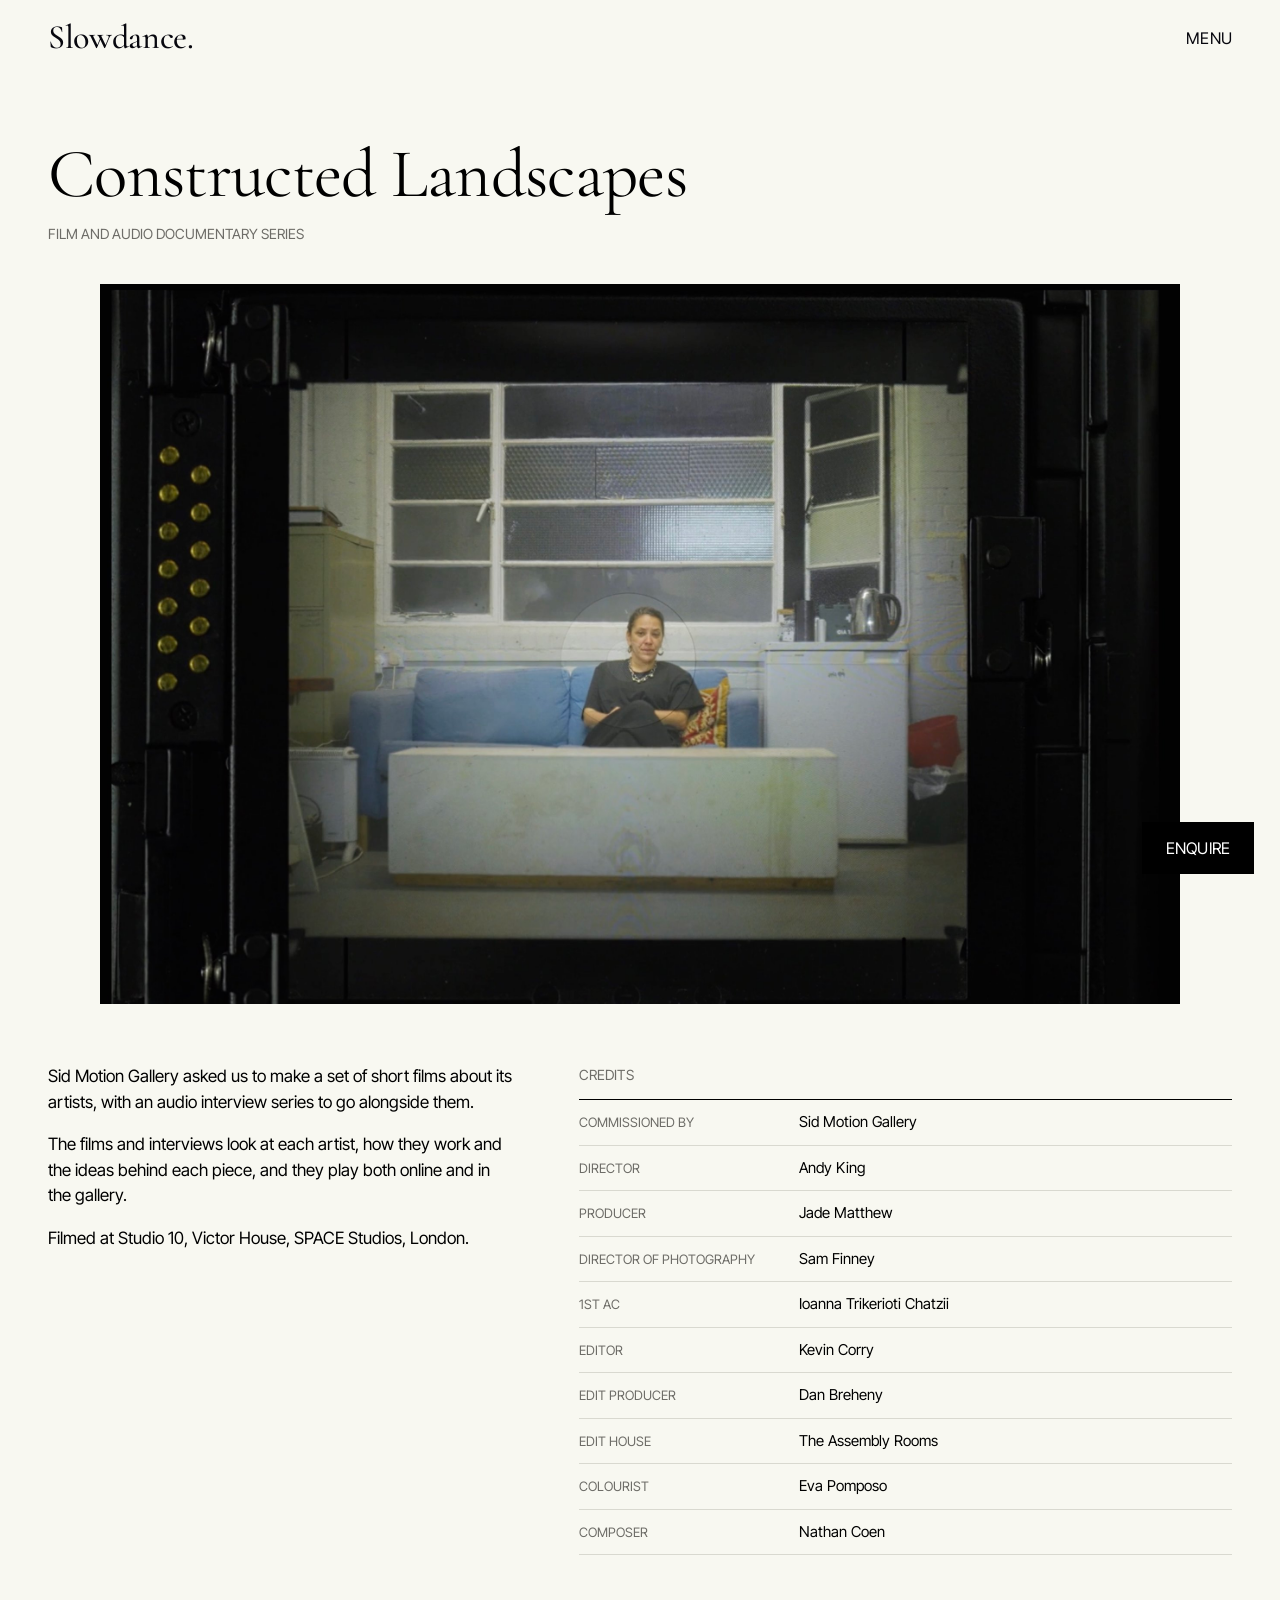
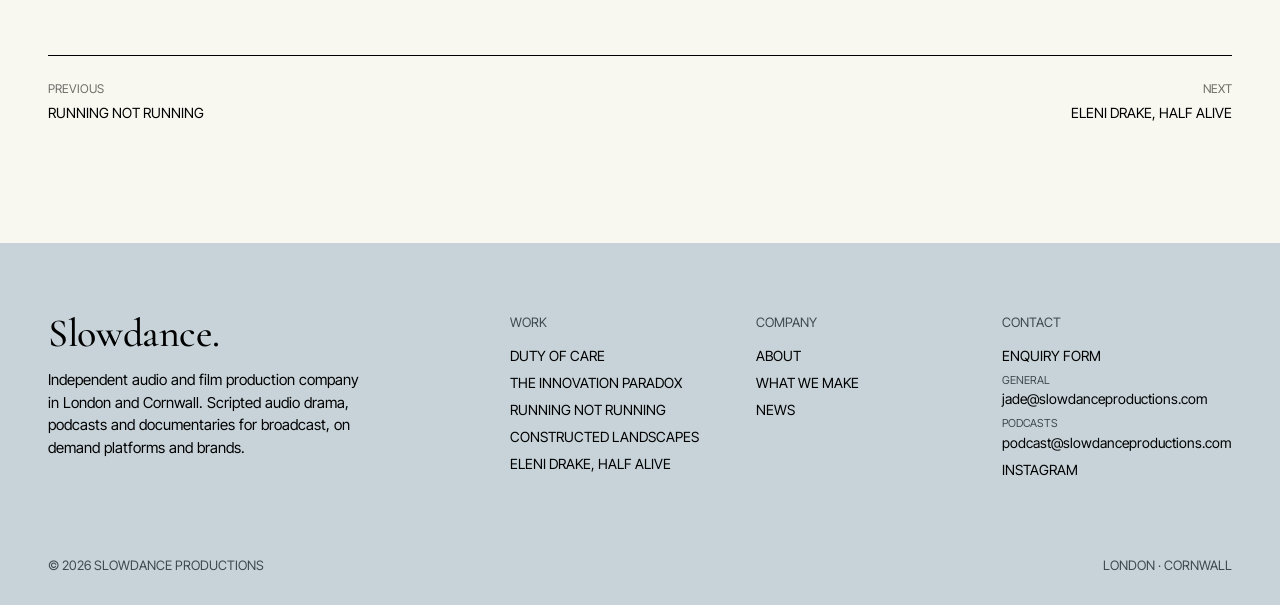
<file: home/constructed-landscapes/index.html>
<!doctype html>
<html lang="en-GB">
<head>
<meta charset="utf-8">
<meta name="viewport" content="width=device-width, initial-scale=1">
<title>Constructed Landscapes · Slowdance</title>
<meta name="description" content="Sid Motion Gallery asked us to make a set of short films about its artists, with an audio interview series to go alongside them.">
<meta property="og:title" content="Constructed Landscapes · Slowdance">
<meta property="og:description" content="Sid Motion Gallery asked us to make a set of short films about its artists, with an audio interview series to go alongside them.">
<meta property="og:image" content="https://www.slowdanceproductions.com/assets/img/constructed-landscapes.jpg">
<meta property="og:type" content="website">
<meta name="twitter:card" content="summary_large_image">
<link rel="icon" href="../../assets/favicon.svg" type="image/svg+xml">
<link rel="preconnect" href="https://fonts.googleapis.com">
<link rel="preconnect" href="https://fonts.gstatic.com" crossorigin>
<link href="https://fonts.googleapis.com/css2?family=Cormorant+Garamond:wght@500&family=Inter+Tight:wght@400;500&display=swap" rel="stylesheet">
<link rel="stylesheet" href="../../assets/style.css">
</head>
<body>
<a class="skip" href="#main">Skip to content</a>
<header class="site-head">
  <div class="wrap">
    <a class="logo" href="../../index.html" aria-label="Slowdance home">Slowdance.</a>
    <button class="menu-btn" type="button" data-open-menu aria-controls="menu" aria-expanded="false">Menu</button>
  </div>
</header>
<div class="menu" id="menu" aria-hidden="true">
  <div class="wrap top">
    <a class="logo" href="../../index.html">Slowdance.</a>
    <button class="menu-btn" type="button" data-close-menu>Close</button>
  </div>
  <nav class="wrap" aria-label="Main">
    <ul>
      <li><a href="../../index.html">Home</a></li>
      <li><a href="../../index.html#work">Work</a></li>
      <li><a href="../../index.html#what-we-make">What we make</a></li>
      <li><a href="../../index.html#news">News</a></li>
      <li><a href="../../about/index.html">About</a></li>
      <li><a href="../../index.html#enquire">Enquire</a></li>
    </ul>
  </nav>
  <div class="wrap menu-foot caps">
    <a href="https://instagram.com/slowdanceproductions" target="_blank" rel="noopener">Instagram</a>
    <a href="mailto:jade@slowdanceproductions.com">jade@slowdanceproductions.com</a>
    <a href="mailto:podcast@slowdanceproductions.com">podcast@slowdanceproductions.com</a>
    <span class="mute">London · Cornwall</span>
  </div>
</div>
<a class="float-cta" href="../../index.html#enquire">Enquire</a>

<main id="main" class="page-top">
  <div class="wrap">
    <h1 class="page-title">Constructed Landscapes</h1>
    <p class="page-type">Film and audio documentary series</p>
    <div class="project-hero reveal"><img src="../../assets/img/constructed-landscapes.jpg" alt="Constructed Landscapes"></div>
    <div class="project-body">
      <div class="desc reveal">
        <p>Sid Motion Gallery asked us to make a set of short films about its artists, with an audio interview series to go alongside them.</p>
        <p>The films and interviews look at each artist, how they work and the ideas behind each piece, and they play both online and in the gallery.</p>
        <p>Filmed at Studio 10, Victor House, SPACE Studios, London.</p>
      </div>
      <div class="reveal">
        <p class="label" style="margin-bottom:14px">Credits</p>
        <ul class="credits">
          <li><span>Commissioned by</span><span>Sid Motion Gallery</span></li>
          <li><span>Director</span><span>Andy King</span></li>
          <li><span>Producer</span><span>Jade Matthew</span></li>
          <li><span>Director of Photography</span><span>Sam Finney</span></li>
          <li><span>1st AC</span><span>Ioanna Trikerioti Chatzii</span></li>
          <li><span>Editor</span><span>Kevin Corry</span></li>
          <li><span>Edit Producer</span><span>Dan Breheny</span></li>
          <li><span>Edit House</span><span>The Assembly Rooms</span></li>
          <li><span>Colourist</span><span>Eva Pomposo</span></li>
          <li><span>Composer</span><span>Nathan Coen</span></li>
        </ul>
      </div>
    </div>
    <nav class="pager" aria-label="More work">
      <a href="../../home/running-not-running/index.html"><small>Previous</small>Running Not Running</a>
      <a class="next" href="../../home/eleni-drake-music-video/index.html"><small>Next</small>Eleni Drake, Half Alive</a>
    </nav>
  </div>
</main>
<footer class="site-foot">
  <div class="wrap">
    <div class="foot-grid">
      <div>
        <a class="logo" href="../../index.html">Slowdance.</a>
        <p>Independent audio and film production company in London and Cornwall. Scripted audio drama, podcasts and documentaries for broadcast, on demand platforms and brands.</p>
      </div>
      <div>
        <h4>Work</h4>
        <ul>
          <li><a href="../../home/duty-of-care-audible/index.html">Duty of Care</a></li>
          <li><a href="../../home/the-innovation-paradox/index.html">The Innovation Paradox</a></li>
          <li><a href="../../home/running-not-running/index.html">Running Not Running</a></li>
          <li><a href="../../home/constructed-landscapes/index.html">Constructed Landscapes</a></li>
          <li><a href="../../home/eleni-drake-music-video/index.html">Eleni Drake, Half Alive</a></li>
        </ul>
      </div>
      <div>
        <h4>Company</h4>
        <ul>
          <li><a href="../../about/index.html">About</a></li>
          <li><a href="../../index.html#what-we-make">What we make</a></li>
          <li><a href="../../index.html#news">News</a></li>
        </ul>
      </div>
      <div>
        <h4>Contact</h4>
        <ul>
          <li><a href="../../index.html#enquire">Enquiry form</a></li>
          <li class="foot-mail"><small>General</small><a href="mailto:jade@slowdanceproductions.com">jade@slowdanceproductions.com</a></li>
          <li class="foot-mail"><small>Podcasts</small><a href="mailto:podcast@slowdanceproductions.com">podcast@slowdanceproductions.com</a></li>
          <li><a href="https://instagram.com/slowdanceproductions" target="_blank" rel="noopener">Instagram</a></li>
        </ul>
      </div>
    </div>
    <div class="foot-base">
      <span>© <span id="year">2026</span> Slowdance Productions</span>
      <span>London · Cornwall</span>
    </div>
  </div>
</footer>
<script src="../../assets/site.js"></script>
</body>
</html>
</file>
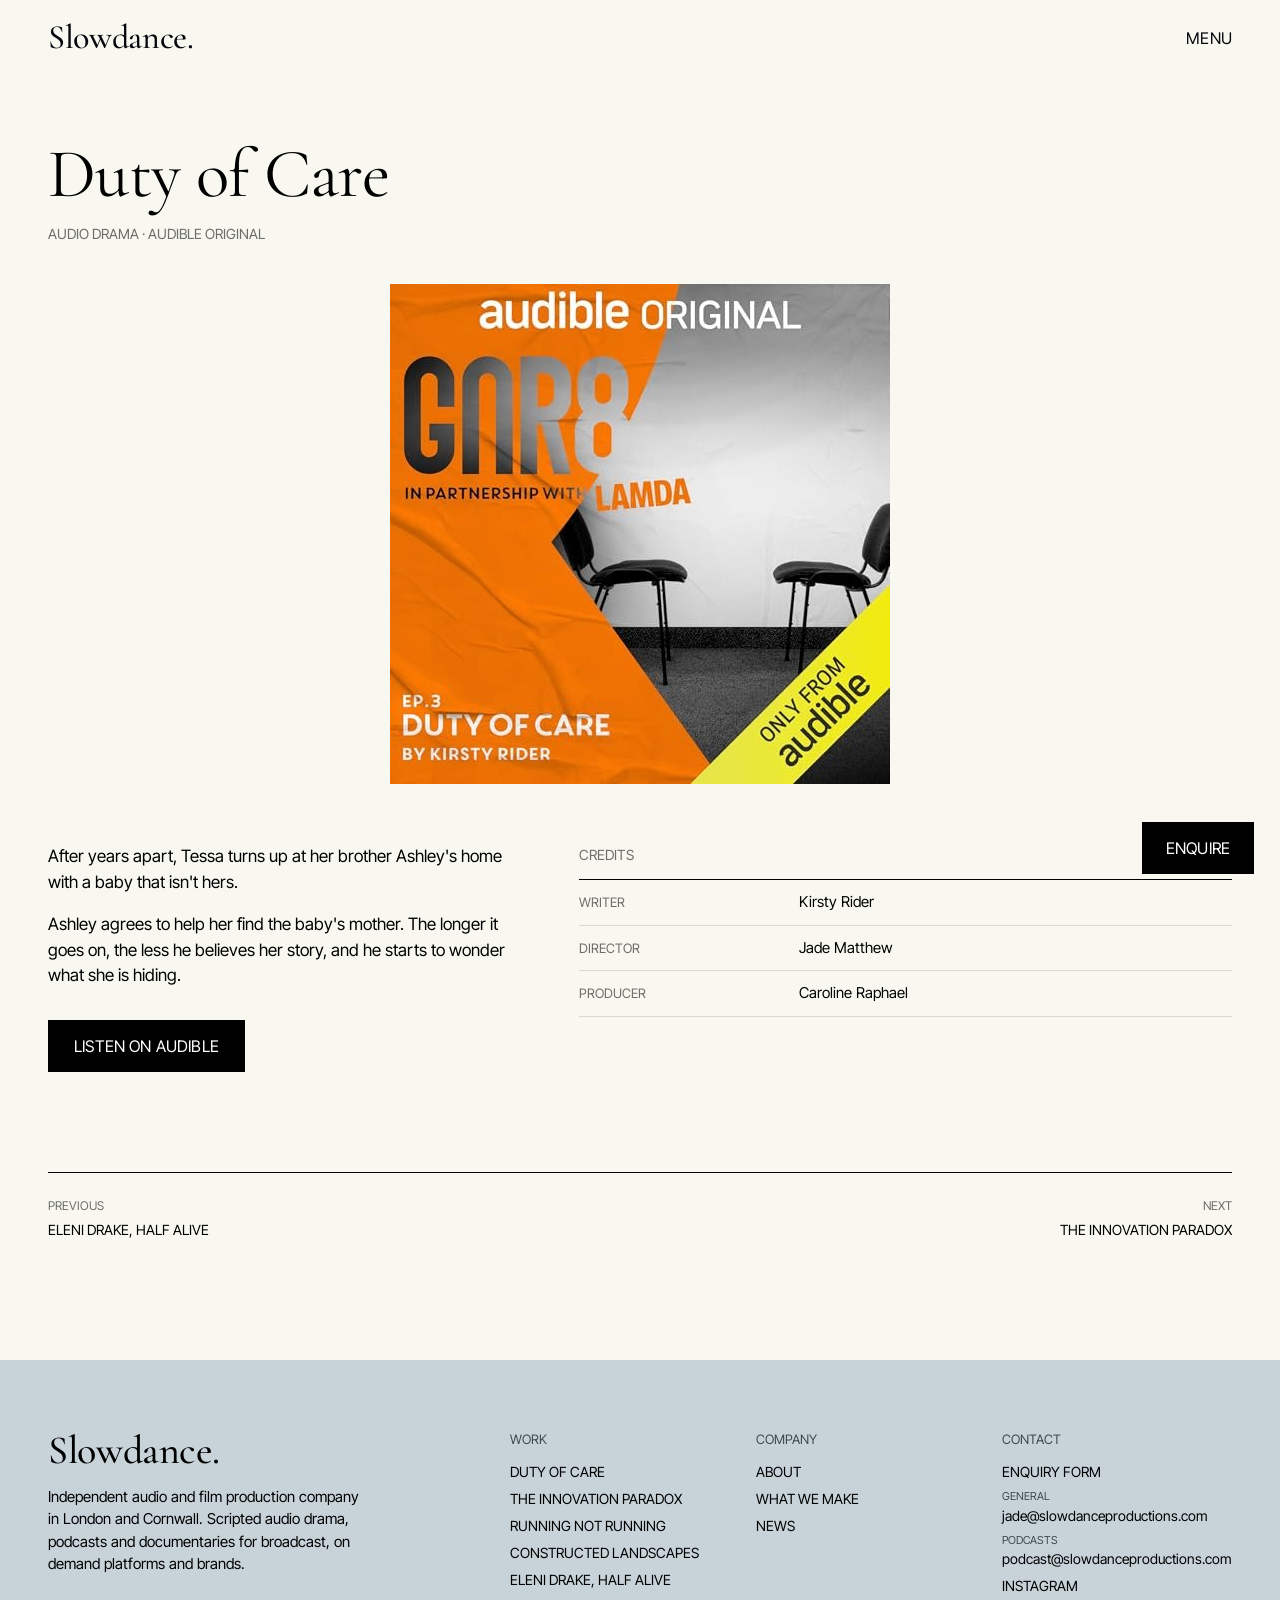
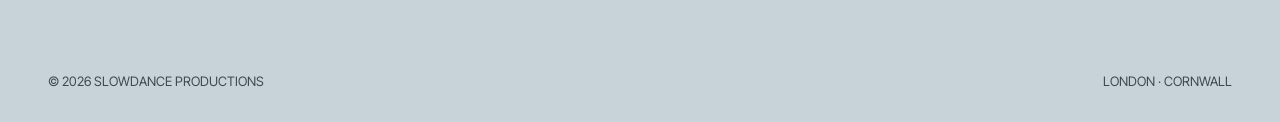
<file: home/duty-of-care-audible/index.html>
<!doctype html>
<html lang="en-GB">
<head>
<meta charset="utf-8">
<meta name="viewport" content="width=device-width, initial-scale=1">
<title>Duty of Care · Slowdance</title>
<meta name="description" content="After years apart, Tessa turns up at her brother Ashley&#x27;s home with a baby that isn&#x27;t hers.">
<meta property="og:title" content="Duty of Care · Slowdance">
<meta property="og:description" content="After years apart, Tessa turns up at her brother Ashley&#x27;s home with a baby that isn&#x27;t hers.">
<meta property="og:image" content="https://www.slowdanceproductions.com/assets/img/duty-of-care.jpg">
<meta property="og:type" content="website">
<meta name="twitter:card" content="summary_large_image">
<link rel="icon" href="../../assets/favicon.svg" type="image/svg+xml">
<link rel="preconnect" href="https://fonts.googleapis.com">
<link rel="preconnect" href="https://fonts.gstatic.com" crossorigin>
<link href="https://fonts.googleapis.com/css2?family=Cormorant+Garamond:wght@500&family=Inter+Tight:wght@400;500&display=swap" rel="stylesheet">
<link rel="stylesheet" href="../../assets/style.css">
</head>
<body>
<a class="skip" href="#main">Skip to content</a>
<header class="site-head">
  <div class="wrap">
    <a class="logo" href="../../index.html" aria-label="Slowdance home">Slowdance.</a>
    <button class="menu-btn" type="button" data-open-menu aria-controls="menu" aria-expanded="false">Menu</button>
  </div>
</header>
<div class="menu" id="menu" aria-hidden="true">
  <div class="wrap top">
    <a class="logo" href="../../index.html">Slowdance.</a>
    <button class="menu-btn" type="button" data-close-menu>Close</button>
  </div>
  <nav class="wrap" aria-label="Main">
    <ul>
      <li><a href="../../index.html">Home</a></li>
      <li><a href="../../index.html#work">Work</a></li>
      <li><a href="../../index.html#what-we-make">What we make</a></li>
      <li><a href="../../index.html#news">News</a></li>
      <li><a href="../../about/index.html">About</a></li>
      <li><a href="../../index.html#enquire">Enquire</a></li>
    </ul>
  </nav>
  <div class="wrap menu-foot caps">
    <a href="https://instagram.com/slowdanceproductions" target="_blank" rel="noopener">Instagram</a>
    <a href="mailto:jade@slowdanceproductions.com">jade@slowdanceproductions.com</a>
    <a href="mailto:podcast@slowdanceproductions.com">podcast@slowdanceproductions.com</a>
    <span class="mute">London · Cornwall</span>
  </div>
</div>
<a class="float-cta" href="../../index.html#enquire">Enquire</a>

<main id="main" class="page-top">
  <div class="wrap">
    <h1 class="page-title">Duty of Care</h1>
    <p class="page-type">Audio drama · Audible Original</p>
    <div class="project-hero reveal"><img src="../../assets/img/duty-of-care.jpg" alt="Duty of Care"></div>
    <div class="project-body">
      <div class="desc reveal">
        <p>After years apart, Tessa turns up at her brother Ashley&#x27;s home with a baby that isn&#x27;t hers.</p>
        <p>Ashley agrees to help her find the baby&#x27;s mother. The longer it goes on, the less he believes her story, and he starts to wonder what she is hiding.</p>
        <a class="btn" href="https://www.audible.co.uk/podcast/Ep-3-Duty-of-Care/B0CN3FYQRK" target="_blank" rel="noopener">Listen on Audible</a>
      </div>
      <div class="reveal">
        <p class="label" style="margin-bottom:14px">Credits</p>
        <ul class="credits">
          <li><span>Writer</span><span>Kirsty Rider</span></li>
          <li><span>Director</span><span>Jade Matthew</span></li>
          <li><span>Producer</span><span>Caroline Raphael</span></li>
        </ul>
      </div>
    </div>
    <nav class="pager" aria-label="More work">
      <a href="../../home/eleni-drake-music-video/index.html"><small>Previous</small>Eleni Drake, Half Alive</a>
      <a class="next" href="../../home/the-innovation-paradox/index.html"><small>Next</small>The Innovation Paradox</a>
    </nav>
  </div>
</main>
<footer class="site-foot">
  <div class="wrap">
    <div class="foot-grid">
      <div>
        <a class="logo" href="../../index.html">Slowdance.</a>
        <p>Independent audio and film production company in London and Cornwall. Scripted audio drama, podcasts and documentaries for broadcast, on demand platforms and brands.</p>
      </div>
      <div>
        <h4>Work</h4>
        <ul>
          <li><a href="../../home/duty-of-care-audible/index.html">Duty of Care</a></li>
          <li><a href="../../home/the-innovation-paradox/index.html">The Innovation Paradox</a></li>
          <li><a href="../../home/running-not-running/index.html">Running Not Running</a></li>
          <li><a href="../../home/constructed-landscapes/index.html">Constructed Landscapes</a></li>
          <li><a href="../../home/eleni-drake-music-video/index.html">Eleni Drake, Half Alive</a></li>
        </ul>
      </div>
      <div>
        <h4>Company</h4>
        <ul>
          <li><a href="../../about/index.html">About</a></li>
          <li><a href="../../index.html#what-we-make">What we make</a></li>
          <li><a href="../../index.html#news">News</a></li>
        </ul>
      </div>
      <div>
        <h4>Contact</h4>
        <ul>
          <li><a href="../../index.html#enquire">Enquiry form</a></li>
          <li class="foot-mail"><small>General</small><a href="mailto:jade@slowdanceproductions.com">jade@slowdanceproductions.com</a></li>
          <li class="foot-mail"><small>Podcasts</small><a href="mailto:podcast@slowdanceproductions.com">podcast@slowdanceproductions.com</a></li>
          <li><a href="https://instagram.com/slowdanceproductions" target="_blank" rel="noopener">Instagram</a></li>
        </ul>
      </div>
    </div>
    <div class="foot-base">
      <span>© <span id="year">2026</span> Slowdance Productions</span>
      <span>London · Cornwall</span>
    </div>
  </div>
</footer>
<script src="../../assets/site.js"></script>
</body>
</html>
</file>
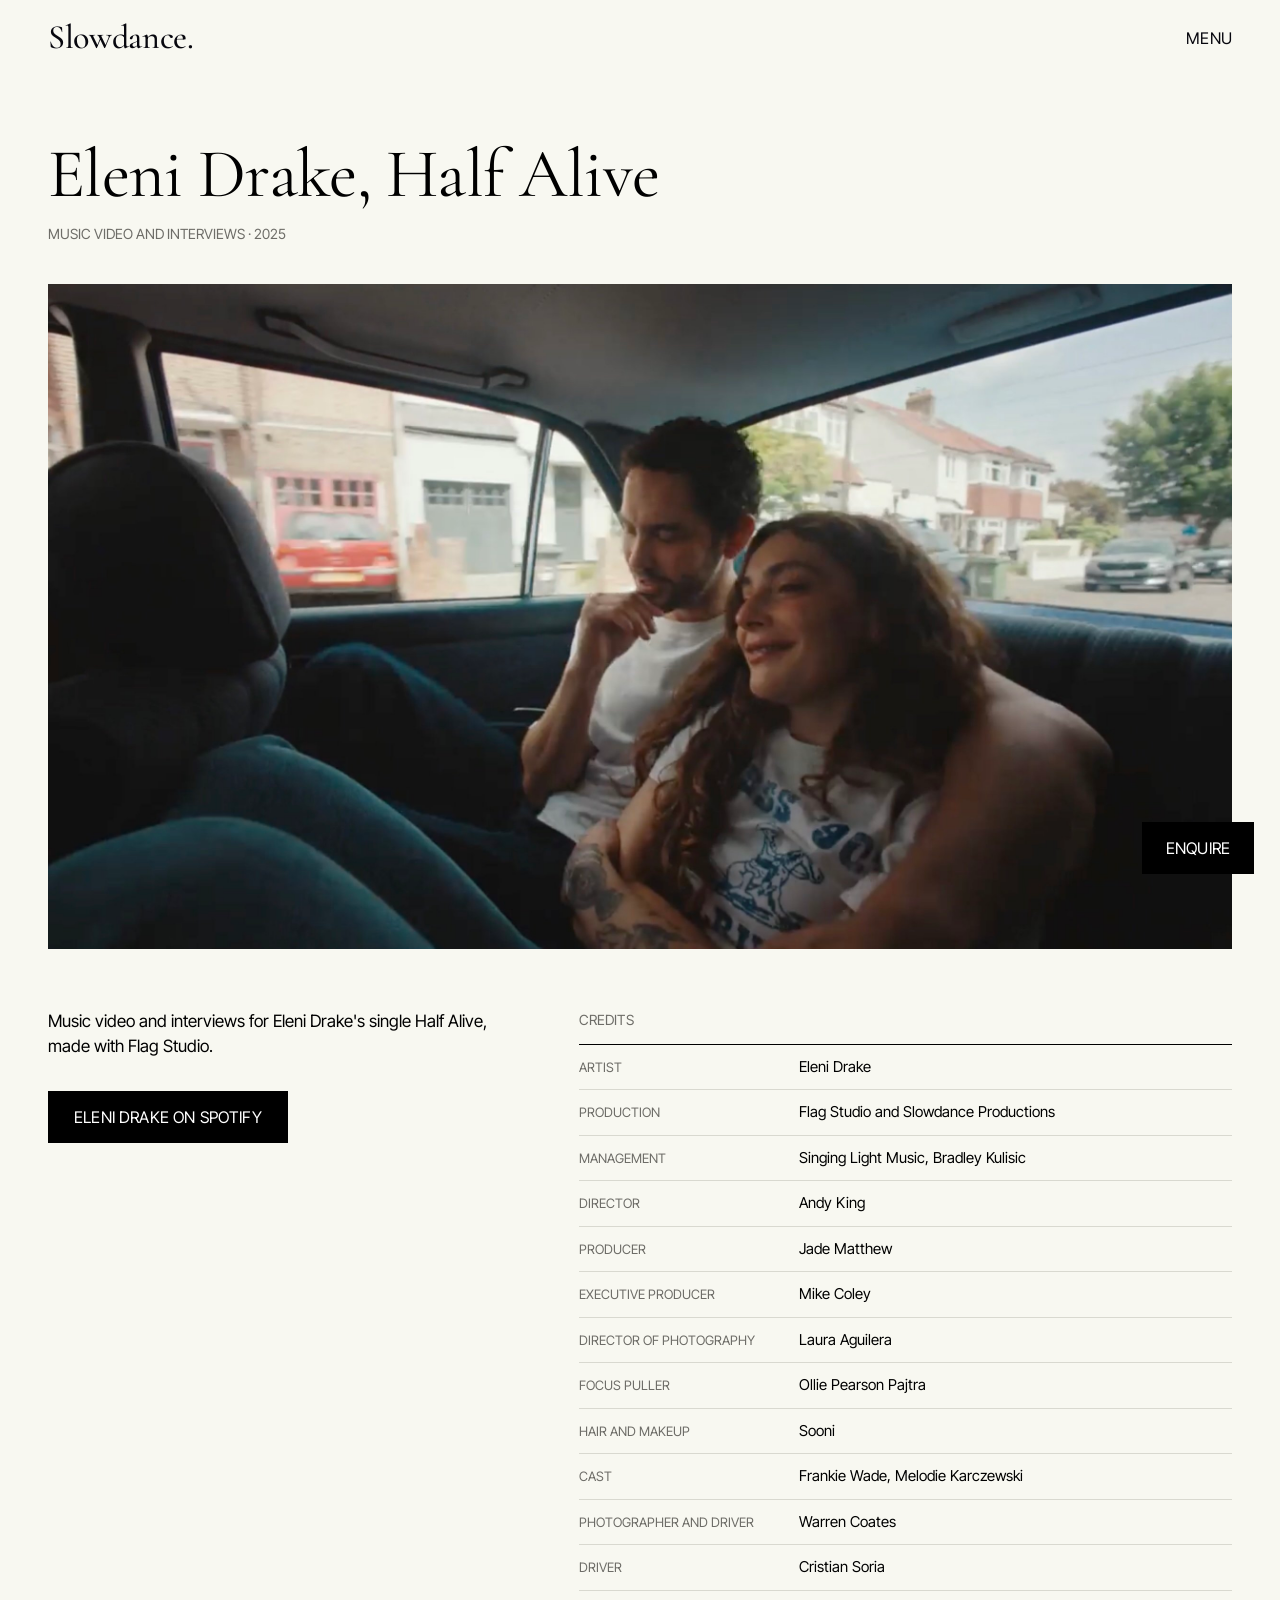
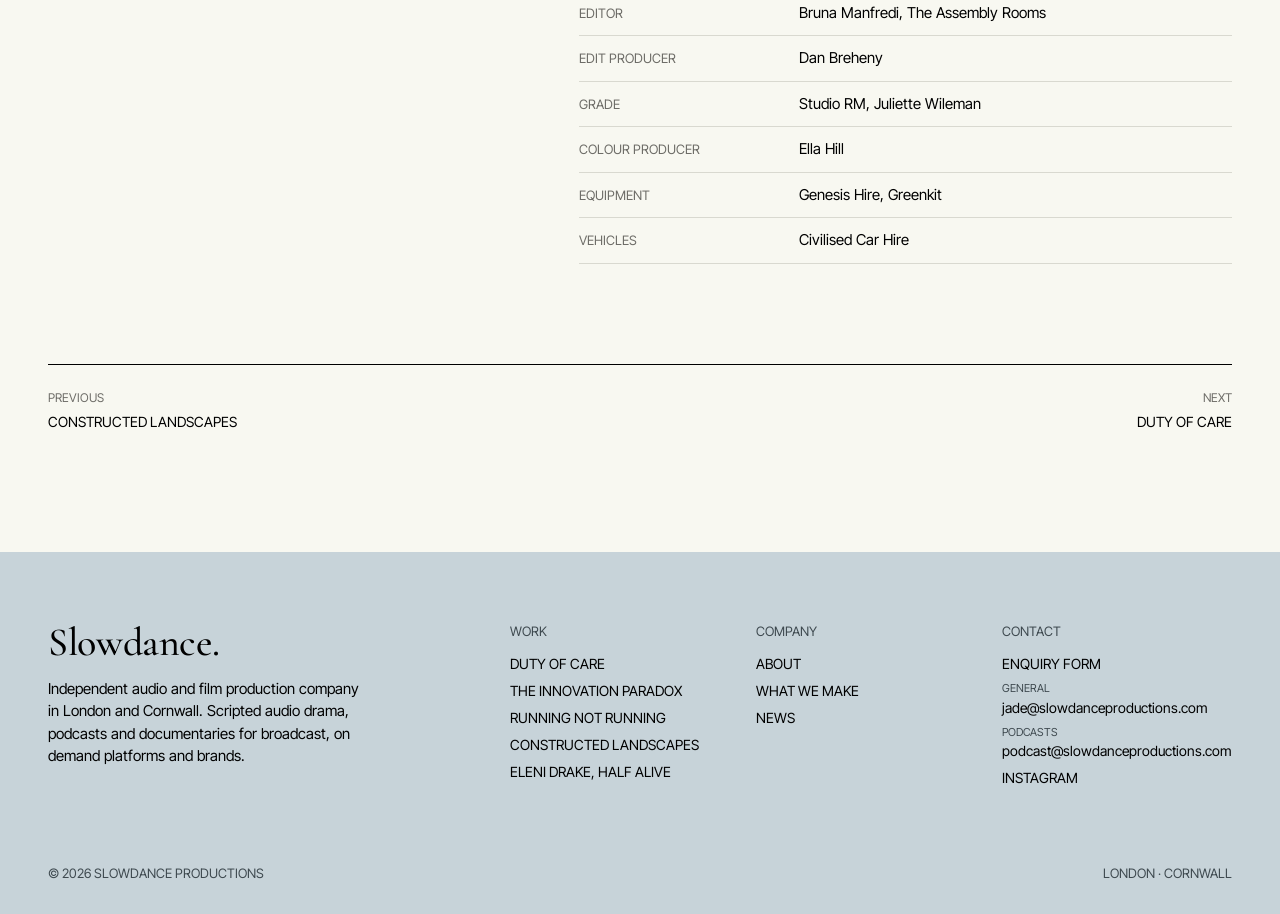
<file: home/eleni-drake-music-video/index.html>
<!doctype html>
<html lang="en-GB">
<head>
<meta charset="utf-8">
<meta name="viewport" content="width=device-width, initial-scale=1">
<title>Eleni Drake, Half Alive · Slowdance</title>
<meta name="description" content="Music video and interviews for Eleni Drake&#x27;s single Half Alive, made with Flag Studio.">
<meta property="og:title" content="Eleni Drake, Half Alive · Slowdance">
<meta property="og:description" content="Music video and interviews for Eleni Drake&#x27;s single Half Alive, made with Flag Studio.">
<meta property="og:image" content="https://www.slowdanceproductions.com/assets/img/eleni-drake.jpg">
<meta property="og:type" content="website">
<meta name="twitter:card" content="summary_large_image">
<link rel="icon" href="../../assets/favicon.svg" type="image/svg+xml">
<link rel="preconnect" href="https://fonts.googleapis.com">
<link rel="preconnect" href="https://fonts.gstatic.com" crossorigin>
<link href="https://fonts.googleapis.com/css2?family=Cormorant+Garamond:wght@500&family=Inter+Tight:wght@400;500&display=swap" rel="stylesheet">
<link rel="stylesheet" href="../../assets/style.css">
</head>
<body>
<a class="skip" href="#main">Skip to content</a>
<header class="site-head">
  <div class="wrap">
    <a class="logo" href="../../index.html" aria-label="Slowdance home">Slowdance.</a>
    <button class="menu-btn" type="button" data-open-menu aria-controls="menu" aria-expanded="false">Menu</button>
  </div>
</header>
<div class="menu" id="menu" aria-hidden="true">
  <div class="wrap top">
    <a class="logo" href="../../index.html">Slowdance.</a>
    <button class="menu-btn" type="button" data-close-menu>Close</button>
  </div>
  <nav class="wrap" aria-label="Main">
    <ul>
      <li><a href="../../index.html">Home</a></li>
      <li><a href="../../index.html#work">Work</a></li>
      <li><a href="../../index.html#what-we-make">What we make</a></li>
      <li><a href="../../index.html#news">News</a></li>
      <li><a href="../../about/index.html">About</a></li>
      <li><a href="../../index.html#enquire">Enquire</a></li>
    </ul>
  </nav>
  <div class="wrap menu-foot caps">
    <a href="https://instagram.com/slowdanceproductions" target="_blank" rel="noopener">Instagram</a>
    <a href="mailto:jade@slowdanceproductions.com">jade@slowdanceproductions.com</a>
    <a href="mailto:podcast@slowdanceproductions.com">podcast@slowdanceproductions.com</a>
    <span class="mute">London · Cornwall</span>
  </div>
</div>
<a class="float-cta" href="../../index.html#enquire">Enquire</a>

<main id="main" class="page-top">
  <div class="wrap">
    <h1 class="page-title">Eleni Drake, Half Alive</h1>
    <p class="page-type">Music video and interviews · 2025</p>
    <div class="project-hero reveal"><img src="../../assets/img/eleni-drake.jpg" alt="Eleni Drake, Half Alive"></div>
    <div class="project-body">
      <div class="desc reveal">
        <p>Music video and interviews for Eleni Drake&#x27;s single Half Alive, made with Flag Studio.</p>
        <a class="btn" href="https://open.spotify.com/artist/2y7pPMQioLwMFUKhK9Pyow" target="_blank" rel="noopener">Eleni Drake on Spotify</a>
      </div>
      <div class="reveal">
        <p class="label" style="margin-bottom:14px">Credits</p>
        <ul class="credits">
          <li><span>Artist</span><span>Eleni Drake</span></li>
          <li><span>Production</span><span>Flag Studio and Slowdance Productions</span></li>
          <li><span>Management</span><span>Singing Light Music, Bradley Kulisic</span></li>
          <li><span>Director</span><span>Andy King</span></li>
          <li><span>Producer</span><span>Jade Matthew</span></li>
          <li><span>Executive Producer</span><span>Mike Coley</span></li>
          <li><span>Director of Photography</span><span>Laura Aguilera</span></li>
          <li><span>Focus Puller</span><span>Ollie Pearson Pajtra</span></li>
          <li><span>Hair and Makeup</span><span>Sooni</span></li>
          <li><span>Cast</span><span>Frankie Wade, Melodie Karczewski</span></li>
          <li><span>Photographer and Driver</span><span>Warren Coates</span></li>
          <li><span>Driver</span><span>Cristian Soria</span></li>
          <li><span>Editor</span><span>Bruna Manfredi, The Assembly Rooms</span></li>
          <li><span>Edit Producer</span><span>Dan Breheny</span></li>
          <li><span>Grade</span><span>Studio RM, Juliette Wileman</span></li>
          <li><span>Colour Producer</span><span>Ella Hill</span></li>
          <li><span>Equipment</span><span>Genesis Hire, Greenkit</span></li>
          <li><span>Vehicles</span><span>Civilised Car Hire</span></li>
        </ul>
      </div>
    </div>
    <nav class="pager" aria-label="More work">
      <a href="../../home/constructed-landscapes/index.html"><small>Previous</small>Constructed Landscapes</a>
      <a class="next" href="../../home/duty-of-care-audible/index.html"><small>Next</small>Duty of Care</a>
    </nav>
  </div>
</main>
<footer class="site-foot">
  <div class="wrap">
    <div class="foot-grid">
      <div>
        <a class="logo" href="../../index.html">Slowdance.</a>
        <p>Independent audio and film production company in London and Cornwall. Scripted audio drama, podcasts and documentaries for broadcast, on demand platforms and brands.</p>
      </div>
      <div>
        <h4>Work</h4>
        <ul>
          <li><a href="../../home/duty-of-care-audible/index.html">Duty of Care</a></li>
          <li><a href="../../home/the-innovation-paradox/index.html">The Innovation Paradox</a></li>
          <li><a href="../../home/running-not-running/index.html">Running Not Running</a></li>
          <li><a href="../../home/constructed-landscapes/index.html">Constructed Landscapes</a></li>
          <li><a href="../../home/eleni-drake-music-video/index.html">Eleni Drake, Half Alive</a></li>
        </ul>
      </div>
      <div>
        <h4>Company</h4>
        <ul>
          <li><a href="../../about/index.html">About</a></li>
          <li><a href="../../index.html#what-we-make">What we make</a></li>
          <li><a href="../../index.html#news">News</a></li>
        </ul>
      </div>
      <div>
        <h4>Contact</h4>
        <ul>
          <li><a href="../../index.html#enquire">Enquiry form</a></li>
          <li class="foot-mail"><small>General</small><a href="mailto:jade@slowdanceproductions.com">jade@slowdanceproductions.com</a></li>
          <li class="foot-mail"><small>Podcasts</small><a href="mailto:podcast@slowdanceproductions.com">podcast@slowdanceproductions.com</a></li>
          <li><a href="https://instagram.com/slowdanceproductions" target="_blank" rel="noopener">Instagram</a></li>
        </ul>
      </div>
    </div>
    <div class="foot-base">
      <span>© <span id="year">2026</span> Slowdance Productions</span>
      <span>London · Cornwall</span>
    </div>
  </div>
</footer>
<script src="../../assets/site.js"></script>
</body>
</html>
</file>
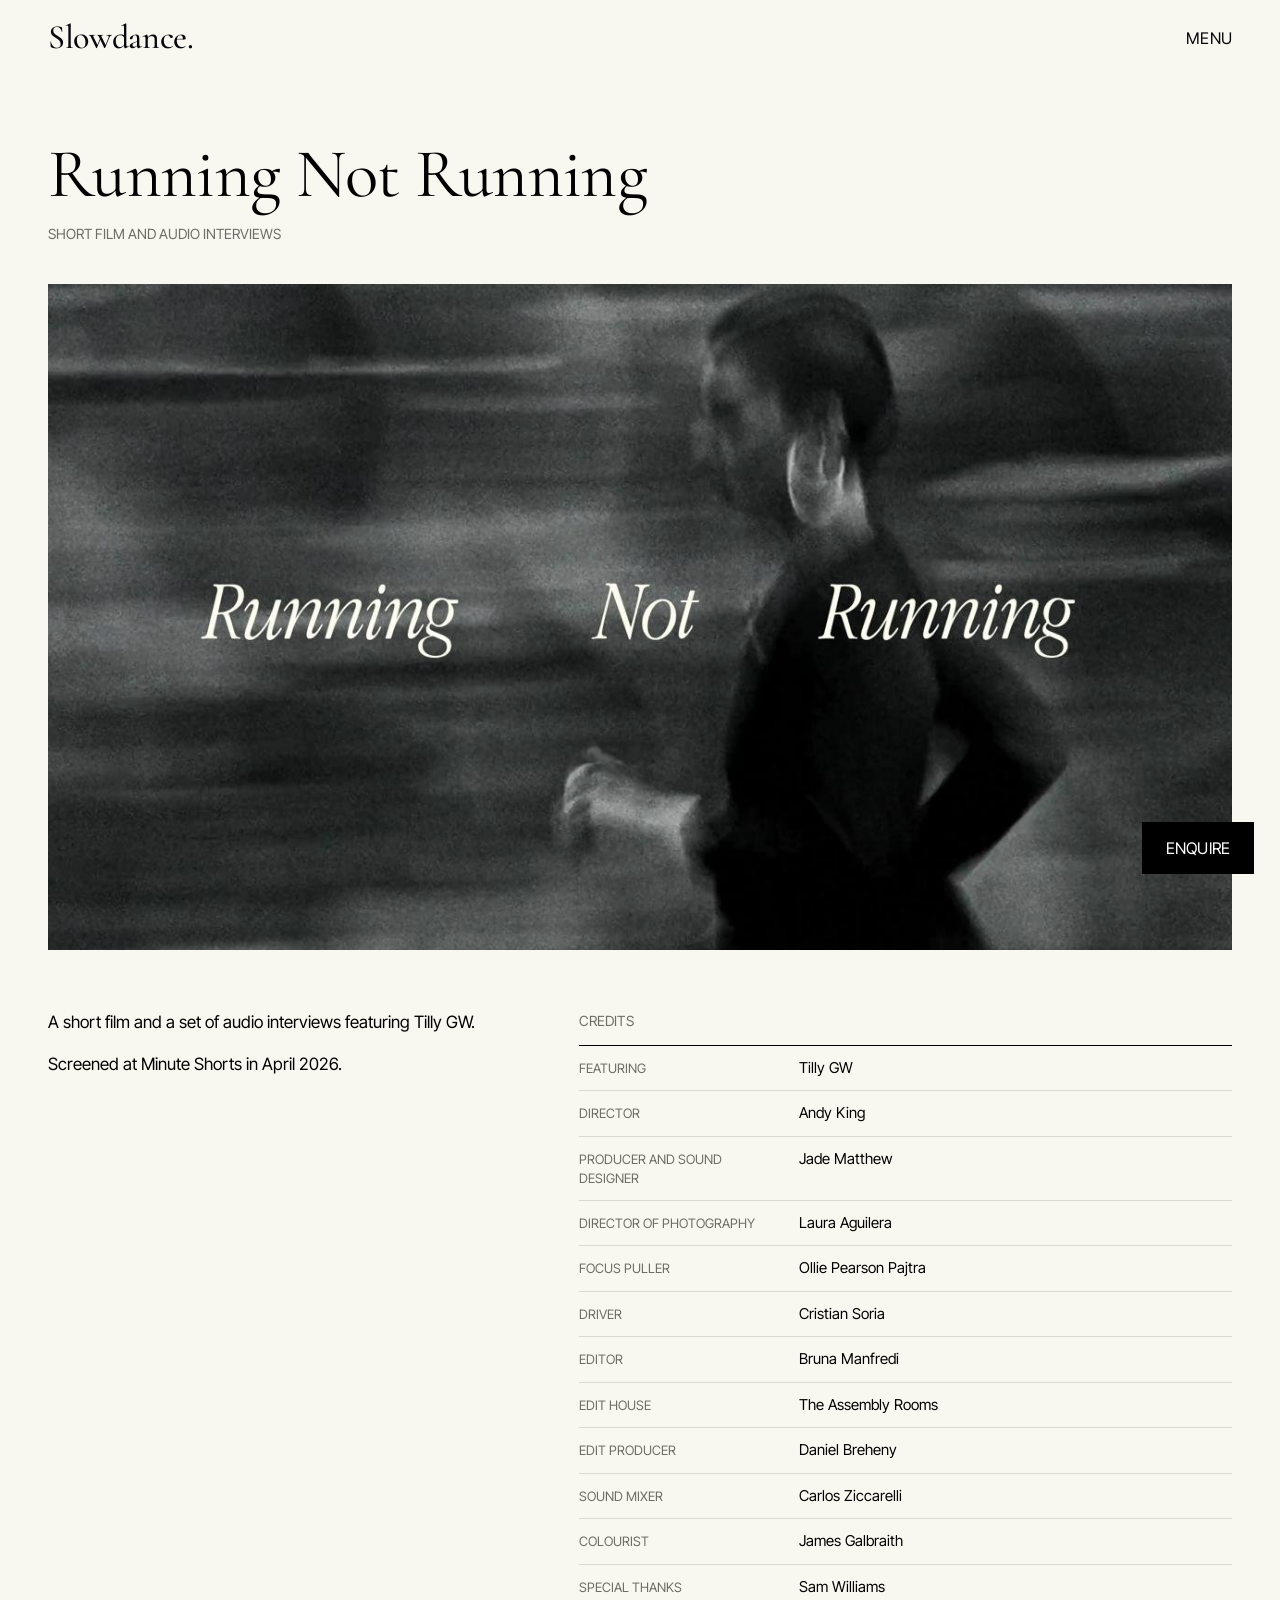
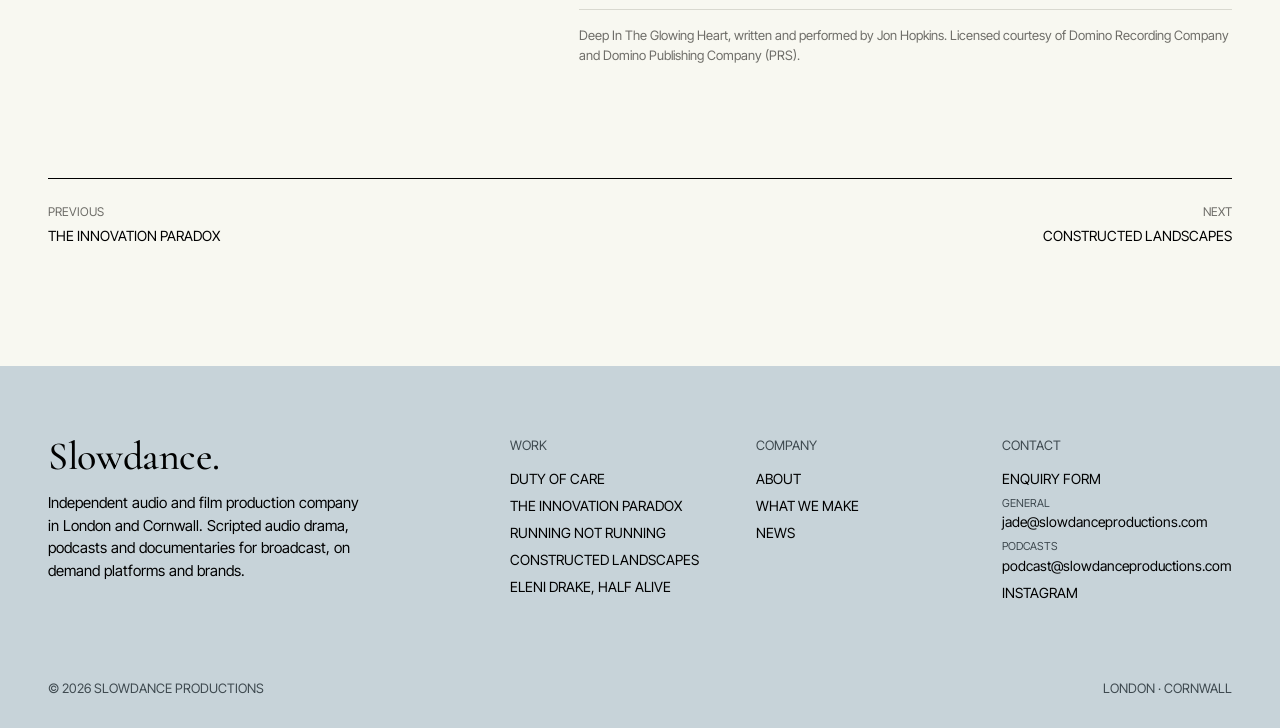
<file: home/running-not-running/index.html>
<!doctype html>
<html lang="en-GB">
<head>
<meta charset="utf-8">
<meta name="viewport" content="width=device-width, initial-scale=1">
<title>Running Not Running · Slowdance</title>
<meta name="description" content="A short film and a set of audio interviews featuring Tilly GW.">
<meta property="og:title" content="Running Not Running · Slowdance">
<meta property="og:description" content="A short film and a set of audio interviews featuring Tilly GW.">
<meta property="og:image" content="https://www.slowdanceproductions.com/assets/img/running-not-running.jpg">
<meta property="og:type" content="website">
<meta name="twitter:card" content="summary_large_image">
<link rel="icon" href="../../assets/favicon.svg" type="image/svg+xml">
<link rel="preconnect" href="https://fonts.googleapis.com">
<link rel="preconnect" href="https://fonts.gstatic.com" crossorigin>
<link href="https://fonts.googleapis.com/css2?family=Cormorant+Garamond:wght@500&family=Inter+Tight:wght@400;500&display=swap" rel="stylesheet">
<link rel="stylesheet" href="../../assets/style.css">
</head>
<body>
<a class="skip" href="#main">Skip to content</a>
<header class="site-head">
  <div class="wrap">
    <a class="logo" href="../../index.html" aria-label="Slowdance home">Slowdance.</a>
    <button class="menu-btn" type="button" data-open-menu aria-controls="menu" aria-expanded="false">Menu</button>
  </div>
</header>
<div class="menu" id="menu" aria-hidden="true">
  <div class="wrap top">
    <a class="logo" href="../../index.html">Slowdance.</a>
    <button class="menu-btn" type="button" data-close-menu>Close</button>
  </div>
  <nav class="wrap" aria-label="Main">
    <ul>
      <li><a href="../../index.html">Home</a></li>
      <li><a href="../../index.html#work">Work</a></li>
      <li><a href="../../index.html#what-we-make">What we make</a></li>
      <li><a href="../../index.html#news">News</a></li>
      <li><a href="../../about/index.html">About</a></li>
      <li><a href="../../index.html#enquire">Enquire</a></li>
    </ul>
  </nav>
  <div class="wrap menu-foot caps">
    <a href="https://instagram.com/slowdanceproductions" target="_blank" rel="noopener">Instagram</a>
    <a href="mailto:jade@slowdanceproductions.com">jade@slowdanceproductions.com</a>
    <a href="mailto:podcast@slowdanceproductions.com">podcast@slowdanceproductions.com</a>
    <span class="mute">London · Cornwall</span>
  </div>
</div>
<a class="float-cta" href="../../index.html#enquire">Enquire</a>

<main id="main" class="page-top">
  <div class="wrap">
    <h1 class="page-title">Running Not Running</h1>
    <p class="page-type">Short film and audio interviews</p>
    <div class="project-hero reveal"><img src="../../assets/img/running-not-running.jpg" alt="Running Not Running"></div>
    <div class="project-body">
      <div class="desc reveal">
        <p>A short film and a set of audio interviews featuring Tilly GW.</p>
        <p>Screened at Minute Shorts in April 2026.</p>
      </div>
      <div class="reveal">
        <p class="label" style="margin-bottom:14px">Credits</p>
        <ul class="credits">
          <li><span>Featuring</span><span>Tilly GW</span></li>
          <li><span>Director</span><span>Andy King</span></li>
          <li><span>Producer and Sound Designer</span><span>Jade Matthew</span></li>
          <li><span>Director of Photography</span><span>Laura Aguilera</span></li>
          <li><span>Focus Puller</span><span>Ollie Pearson Pajtra</span></li>
          <li><span>Driver</span><span>Cristian Soria</span></li>
          <li><span>Editor</span><span>Bruna Manfredi</span></li>
          <li><span>Edit House</span><span>The Assembly Rooms</span></li>
          <li><span>Edit Producer</span><span>Daniel Breheny</span></li>
          <li><span>Sound Mixer</span><span>Carlos Ziccarelli</span></li>
          <li><span>Colourist</span><span>James Galbraith</span></li>
          <li><span>Special Thanks</span><span>Sam Williams</span></li>
        </ul>
        <p class="credits-note">Deep In The Glowing Heart, written and performed by Jon Hopkins. Licensed courtesy of Domino Recording Company and Domino Publishing Company (PRS).</p>
      </div>
    </div>
    <nav class="pager" aria-label="More work">
      <a href="../../home/the-innovation-paradox/index.html"><small>Previous</small>The Innovation Paradox</a>
      <a class="next" href="../../home/constructed-landscapes/index.html"><small>Next</small>Constructed Landscapes</a>
    </nav>
  </div>
</main>
<footer class="site-foot">
  <div class="wrap">
    <div class="foot-grid">
      <div>
        <a class="logo" href="../../index.html">Slowdance.</a>
        <p>Independent audio and film production company in London and Cornwall. Scripted audio drama, podcasts and documentaries for broadcast, on demand platforms and brands.</p>
      </div>
      <div>
        <h4>Work</h4>
        <ul>
          <li><a href="../../home/duty-of-care-audible/index.html">Duty of Care</a></li>
          <li><a href="../../home/the-innovation-paradox/index.html">The Innovation Paradox</a></li>
          <li><a href="../../home/running-not-running/index.html">Running Not Running</a></li>
          <li><a href="../../home/constructed-landscapes/index.html">Constructed Landscapes</a></li>
          <li><a href="../../home/eleni-drake-music-video/index.html">Eleni Drake, Half Alive</a></li>
        </ul>
      </div>
      <div>
        <h4>Company</h4>
        <ul>
          <li><a href="../../about/index.html">About</a></li>
          <li><a href="../../index.html#what-we-make">What we make</a></li>
          <li><a href="../../index.html#news">News</a></li>
        </ul>
      </div>
      <div>
        <h4>Contact</h4>
        <ul>
          <li><a href="../../index.html#enquire">Enquiry form</a></li>
          <li class="foot-mail"><small>General</small><a href="mailto:jade@slowdanceproductions.com">jade@slowdanceproductions.com</a></li>
          <li class="foot-mail"><small>Podcasts</small><a href="mailto:podcast@slowdanceproductions.com">podcast@slowdanceproductions.com</a></li>
          <li><a href="https://instagram.com/slowdanceproductions" target="_blank" rel="noopener">Instagram</a></li>
        </ul>
      </div>
    </div>
    <div class="foot-base">
      <span>© <span id="year">2026</span> Slowdance Productions</span>
      <span>London · Cornwall</span>
    </div>
  </div>
</footer>
<script src="../../assets/site.js"></script>
</body>
</html>
</file>
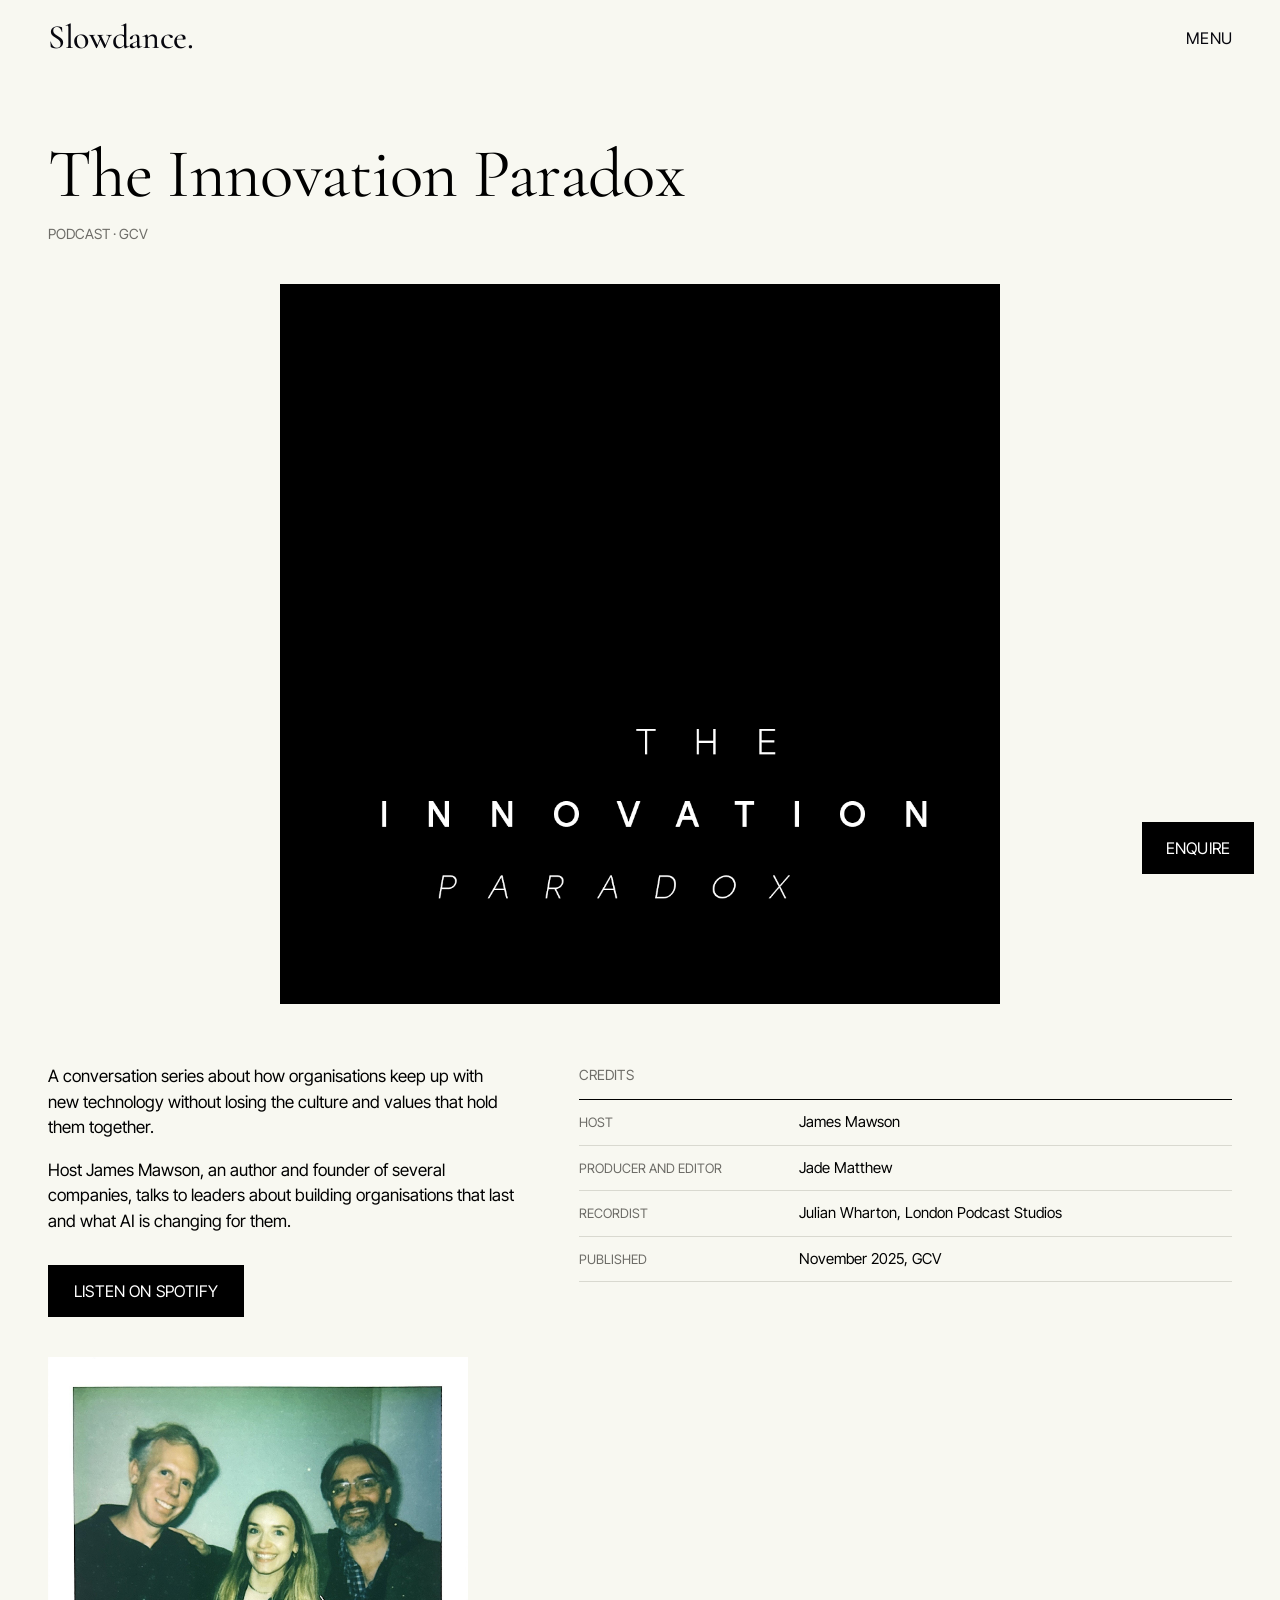
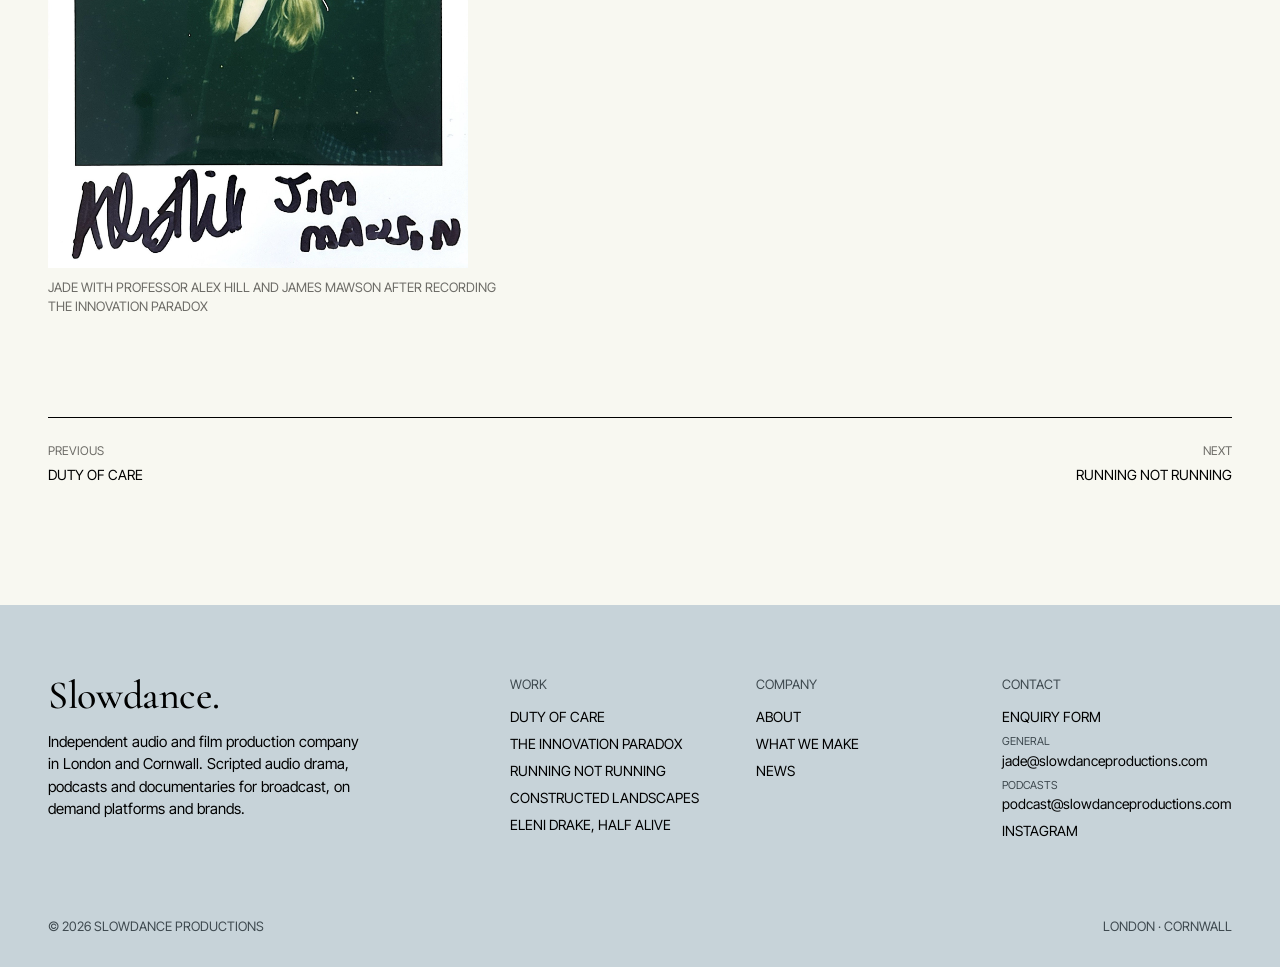
<file: home/the-innovation-paradox/index.html>
<!doctype html>
<html lang="en-GB">
<head>
<meta charset="utf-8">
<meta name="viewport" content="width=device-width, initial-scale=1">
<title>The Innovation Paradox · Slowdance</title>
<meta name="description" content="A conversation series about how organisations keep up with new technology without losing the culture and values that hold them together.">
<meta property="og:title" content="The Innovation Paradox · Slowdance">
<meta property="og:description" content="A conversation series about how organisations keep up with new technology without losing the culture and values that hold them together.">
<meta property="og:image" content="https://www.slowdanceproductions.com/assets/img/innovation-paradox.png">
<meta property="og:type" content="website">
<meta name="twitter:card" content="summary_large_image">
<link rel="icon" href="../../assets/favicon.svg" type="image/svg+xml">
<link rel="preconnect" href="https://fonts.googleapis.com">
<link rel="preconnect" href="https://fonts.gstatic.com" crossorigin>
<link href="https://fonts.googleapis.com/css2?family=Cormorant+Garamond:wght@500&family=Inter+Tight:wght@400;500&display=swap" rel="stylesheet">
<link rel="stylesheet" href="../../assets/style.css">
</head>
<body>
<a class="skip" href="#main">Skip to content</a>
<header class="site-head">
  <div class="wrap">
    <a class="logo" href="../../index.html" aria-label="Slowdance home">Slowdance.</a>
    <button class="menu-btn" type="button" data-open-menu aria-controls="menu" aria-expanded="false">Menu</button>
  </div>
</header>
<div class="menu" id="menu" aria-hidden="true">
  <div class="wrap top">
    <a class="logo" href="../../index.html">Slowdance.</a>
    <button class="menu-btn" type="button" data-close-menu>Close</button>
  </div>
  <nav class="wrap" aria-label="Main">
    <ul>
      <li><a href="../../index.html">Home</a></li>
      <li><a href="../../index.html#work">Work</a></li>
      <li><a href="../../index.html#what-we-make">What we make</a></li>
      <li><a href="../../index.html#news">News</a></li>
      <li><a href="../../about/index.html">About</a></li>
      <li><a href="../../index.html#enquire">Enquire</a></li>
    </ul>
  </nav>
  <div class="wrap menu-foot caps">
    <a href="https://instagram.com/slowdanceproductions" target="_blank" rel="noopener">Instagram</a>
    <a href="mailto:jade@slowdanceproductions.com">jade@slowdanceproductions.com</a>
    <a href="mailto:podcast@slowdanceproductions.com">podcast@slowdanceproductions.com</a>
    <span class="mute">London · Cornwall</span>
  </div>
</div>
<a class="float-cta" href="../../index.html#enquire">Enquire</a>

<main id="main" class="page-top">
  <div class="wrap">
    <h1 class="page-title">The Innovation Paradox</h1>
    <p class="page-type">Podcast · GCV</p>
    <div class="project-hero reveal"><img src="../../assets/img/innovation-paradox.png" alt="The Innovation Paradox"></div>
    <div class="project-body">
      <div class="desc reveal">
        <p>A conversation series about how organisations keep up with new technology without losing the culture and values that hold them together.</p>
        <p>Host James Mawson, an author and founder of several companies, talks to leaders about building organisations that last and what AI is changing for them.</p>
        <a class="btn" href="https://open.spotify.com/episode/62eMhWTArPFnwqQJesFuFF" target="_blank" rel="noopener">Listen on Spotify</a>
        <figure class="extra"><img src="../../assets/img/innovation-paradox-recording.jpg" alt="Jade with Professor Alex Hill and James Mawson after recording The Innovation Paradox" loading="lazy"><figcaption>Jade with Professor Alex Hill and James Mawson after recording The Innovation Paradox</figcaption></figure>
      </div>
      <div class="reveal">
        <p class="label" style="margin-bottom:14px">Credits</p>
        <ul class="credits">
          <li><span>Host</span><span>James Mawson</span></li>
          <li><span>Producer and Editor</span><span>Jade Matthew</span></li>
          <li><span>Recordist</span><span>Julian Wharton, London Podcast Studios</span></li>
          <li><span>Published</span><span>November 2025, GCV</span></li>
        </ul>
      </div>
    </div>
    <nav class="pager" aria-label="More work">
      <a href="../../home/duty-of-care-audible/index.html"><small>Previous</small>Duty of Care</a>
      <a class="next" href="../../home/running-not-running/index.html"><small>Next</small>Running Not Running</a>
    </nav>
  </div>
</main>
<footer class="site-foot">
  <div class="wrap">
    <div class="foot-grid">
      <div>
        <a class="logo" href="../../index.html">Slowdance.</a>
        <p>Independent audio and film production company in London and Cornwall. Scripted audio drama, podcasts and documentaries for broadcast, on demand platforms and brands.</p>
      </div>
      <div>
        <h4>Work</h4>
        <ul>
          <li><a href="../../home/duty-of-care-audible/index.html">Duty of Care</a></li>
          <li><a href="../../home/the-innovation-paradox/index.html">The Innovation Paradox</a></li>
          <li><a href="../../home/running-not-running/index.html">Running Not Running</a></li>
          <li><a href="../../home/constructed-landscapes/index.html">Constructed Landscapes</a></li>
          <li><a href="../../home/eleni-drake-music-video/index.html">Eleni Drake, Half Alive</a></li>
        </ul>
      </div>
      <div>
        <h4>Company</h4>
        <ul>
          <li><a href="../../about/index.html">About</a></li>
          <li><a href="../../index.html#what-we-make">What we make</a></li>
          <li><a href="../../index.html#news">News</a></li>
        </ul>
      </div>
      <div>
        <h4>Contact</h4>
        <ul>
          <li><a href="../../index.html#enquire">Enquiry form</a></li>
          <li class="foot-mail"><small>General</small><a href="mailto:jade@slowdanceproductions.com">jade@slowdanceproductions.com</a></li>
          <li class="foot-mail"><small>Podcasts</small><a href="mailto:podcast@slowdanceproductions.com">podcast@slowdanceproductions.com</a></li>
          <li><a href="https://instagram.com/slowdanceproductions" target="_blank" rel="noopener">Instagram</a></li>
        </ul>
      </div>
    </div>
    <div class="foot-base">
      <span>© <span id="year">2026</span> Slowdance Productions</span>
      <span>London · Cornwall</span>
    </div>
  </div>
</footer>
<script src="../../assets/site.js"></script>
</body>
</html>
</file>
<file: assets/style.css>
/* Slowdance Productions
   Visual system follows sessionwithjade.com: warm off white, black ink,
   Inter Tight in small uppercase, quiet framed photography. */

:root {
  --bg: #F8F8F1;
  --ink: #000;
  --mute: #6E6D68;
  --soft: #D9D9D0;
  --foot: #C7D3D9;
  --sans: "Inter Tight", "Helvetica Neue", Helvetica, Arial, sans-serif;
  --serif: "Cormorant Garamond", "Times New Roman", serif;
  --g: clamp(16px, 2.2vw, 30px);
  --max: 1240px;
}

*, *::before, *::after { box-sizing: border-box; }
html { -webkit-text-size-adjust: 100%; scroll-behavior: smooth; }
body {
  margin: 0;
  background: var(--bg);
  color: var(--ink);
  font: 400 16px/1.5 var(--sans);
  -webkit-font-smoothing: antialiased;
}
img { display: block; max-width: 100%; height: auto; }
a { color: inherit; text-decoration: none; }
p { margin: 0 0 1em; }
h1, h2, h3 { margin: 0; font-weight: 400; }

.caps { text-transform: uppercase; letter-spacing: .01em; }
.mute { color: var(--mute); }
.wrap { max-width: var(--max); margin: 0 auto; padding: 0 var(--g); }
.skip { position: absolute; left: -9999px; }
.skip:focus { left: var(--g); top: var(--g); background: var(--ink); color: var(--bg); padding: 8px 12px; z-index: 100; }

/* ---------- Header ---------- */
.site-head {
  position: fixed; inset: 0 0 auto 0; z-index: 50;
  transition: color .3s ease;
}
.site-head .wrap {
  display: flex; align-items: center; justify-content: space-between;
  height: 76px;
}
.logo {
  font-family: var(--serif); font-weight: 500;
  font-size: 34px; line-height: 1; letter-spacing: -.01em;
}
.menu-btn {
  background: none; border: 0; padding: 8px 0; cursor: pointer;
  font: inherit; color: inherit; text-transform: uppercase; letter-spacing: .01em;
}
.site-head.on-dark { color: #fff; }

/* Full screen menu */
.menu {
  position: fixed; inset: 0; z-index: 60;
  background: var(--bg); color: var(--ink);
  display: flex; flex-direction: column;
  opacity: 0; visibility: hidden; transition: opacity .3s ease, visibility .3s;
}
.menu.open { opacity: 1; visibility: visible; }
.menu .wrap.top { display: flex; justify-content: space-between; align-items: center; height: 76px; width: 100%; }
.menu nav { flex: 1; display: flex; align-items: center; }
.menu ul { list-style: none; margin: 0; padding: 0; }
.menu li a {
  display: inline-block; font-size: clamp(26px, 3.4vw, 40px); line-height: 1.35;
  text-transform: uppercase; border-bottom: 1px solid transparent;
}
.menu li a:hover { border-color: currentColor; }
.menu .menu-foot { padding-bottom: 40px; display: flex; gap: 28px; flex-wrap: wrap; }
body.locked { overflow: hidden; }

/* ---------- Floating contact button ---------- */
.float-cta {
  position: fixed; right: 26px; bottom: 26px; z-index: 40;
  background: var(--ink); color: #fff;
  padding: 14px 24px; text-transform: uppercase; letter-spacing: .01em;
  transition: opacity .2s;
}
.float-cta:hover { opacity: .85; }

/* ---------- Hero ---------- */
.hero { padding-top: 0; }
.hero .frame {
  position: relative; overflow: hidden;
  aspect-ratio: 16 / 9; max-height: 92vh; width: 100%;
  background: #111;
}
.hero img {
  width: 100%; height: 100%; object-fit: cover;
  filter: grayscale(1) contrast(1.05);
}
.hero .frame::after {
  content: ""; position: absolute; inset: 0;
  background: linear-gradient(90deg, rgba(0,0,0,.45), rgba(0,0,0,0) 60%);
}
.hero .line {
  position: absolute; z-index: 2; left: var(--g); bottom: 18%;
  color: #fff; text-transform: uppercase; letter-spacing: .01em;
  font-size: 16px; line-height: 1.4; max-width: 440px;
}

/* ---------- Sections ---------- */
section { padding: clamp(70px, 10vw, 140px) 0 0; }
.intro { text-align: center; }
.intro h2 { font-size: 20px; text-transform: uppercase; letter-spacing: .01em; margin-bottom: 18px; }
.intro p { max-width: 640px; margin: 0 auto 1em; }
.intro .meta { margin-top: 24px; text-transform: uppercase; color: var(--mute); font-size: 14px; }

.label {
  font-size: 14px; text-transform: uppercase; letter-spacing: .01em;
  color: var(--mute); margin-bottom: 28px;
}

/* Work grid */
.grid { display: grid; gap: 12px; grid-template-columns: repeat(3, 1fr); }
.card .img { aspect-ratio: 1 / 1; overflow: hidden; background: var(--soft); }
.card .img img { width: 100%; height: 100%; object-fit: cover; transition: transform .8s ease, filter .4s; }
.card:hover .img img { transform: scale(1.03); }
.card .cap { text-align: center; margin-top: 14px; font-size: 14px; text-transform: uppercase; letter-spacing: .01em; }
.card .cap small { display: block; color: var(--mute); font-size: 13px; margin-top: 2px; }
.grid.lead { grid-template-columns: repeat(2, 1fr); margin-bottom: 12px; }
.grid.lead .card .img { aspect-ratio: 3 / 2; }

/* Split: image + text */
.split { display: grid; grid-template-columns: 1fr 1fr; gap: clamp(30px, 5vw, 70px); align-items: start; }
.split .statement { font-size: 20px; line-height: 1.35; text-transform: uppercase; letter-spacing: .01em; margin-bottom: 40px; }
.split .img { overflow: hidden; }
.split .img img { width: 100%; filter: grayscale(1); }
.list { list-style: none; margin: 0; padding: 0; border-top: 1px solid var(--ink); }
.list li { padding: 18px 0; border-bottom: 1px solid var(--ink); display: grid; grid-template-columns: 220px 1fr; gap: 20px; }
.list li h3 { font-size: 16px; text-transform: uppercase; letter-spacing: .01em; }
.list li p { margin: 0; }

/* Logo strip */
.logos { display: flex; justify-content: center; align-items: center; gap: clamp(30px, 7vw, 90px); flex-wrap: wrap; padding: 10px 0 0; }
.logos img { height: 96px; width: auto; filter: grayscale(1); mix-blend-mode: multiply; opacity: .9; }
.logos-head { text-align: center; font-size: 20px; text-transform: uppercase; letter-spacing: .01em; margin-bottom: 40px; }
.logos-sub { text-align: center; color: var(--mute); margin-top: 34px; font-size: 14px; text-transform: uppercase; }

/* News */
.news { display: grid; grid-template-columns: repeat(4, 1fr); gap: 30px; border-top: 1px solid var(--ink); padding-top: 24px; }
.news h3 { font-size: 14px; text-transform: uppercase; letter-spacing: .01em; margin-bottom: 10px; }
.news p { font-size: 15px; }
.news .when { color: var(--mute); font-size: 13px; text-transform: uppercase; margin-bottom: 8px; }

/* Team */
.team { display: grid; grid-template-columns: repeat(2, 1fr); gap: 12px; }
.team .img { aspect-ratio: 4 / 5; overflow: hidden; background: var(--soft); }
.team .img img { width: 100%; height: 100%; object-fit: cover; filter: grayscale(1); }
.team .cap { margin-top: 14px; text-align: center; text-transform: uppercase; font-size: 14px; }
.team .cap small { display: block; color: var(--mute); font-size: 13px; }
.center-link { text-align: center; margin-top: 40px; }

.link-u { text-transform: uppercase; letter-spacing: .01em; border-bottom: 1px solid currentColor; padding-bottom: 2px; }
.btn {
  display: inline-block; background: var(--ink); color: #fff;
  padding: 14px 26px; text-transform: uppercase; letter-spacing: .01em;
}
.btn.ghost { background: transparent; color: var(--ink); border: 1px solid var(--ink); }

/* Contact */
.contact { text-align: center; padding-bottom: clamp(80px, 10vw, 140px); }
.contact h2 { font-size: 20px; text-transform: uppercase; margin-bottom: 18px; }
.contact p { max-width: 560px; margin: 0 auto 30px; }
.contact .row { display: flex; gap: 14px; justify-content: center; flex-wrap: wrap; }

/* ---------- Inner pages ---------- */
.page-top { padding-top: 140px; }
.page-title { font-size: 20px; text-transform: uppercase; letter-spacing: .01em; }
.page-type { color: var(--mute); text-transform: uppercase; font-size: 14px; margin-top: 6px; }

.project-hero { margin-top: 40px; }
.project-hero img { width: auto; max-width: 100%; max-height: 80vh; margin: 0 auto; }
.project-body { display: grid; grid-template-columns: 5fr 7fr; gap: clamp(30px, 5vw, 70px); padding-top: 60px; }
.project-body .desc p { font-size: 17px; }
.project-body .desc .btn { margin-top: 14px; }
.credits { list-style: none; margin: 0; padding: 0; border-top: 1px solid var(--ink); }
.credits li { display: grid; grid-template-columns: 200px 1fr; gap: 20px; padding: 11px 0; border-bottom: 1px solid var(--soft); font-size: 15px; }
.credits li span:first-child { text-transform: uppercase; color: var(--mute); font-size: 13px; padding-top: 2px; }
.credits-note { color: var(--mute); font-size: 13px; margin-top: 16px; }

.pager { display: flex; justify-content: space-between; gap: 20px; border-top: 1px solid var(--ink); margin-top: 100px; padding: 24px 0 120px; }
.pager a { text-transform: uppercase; font-size: 14px; max-width: 45%; }
.pager a small { display: block; color: var(--mute); font-size: 12px; margin-bottom: 4px; }
.pager .next { text-align: right; margin-left: auto; }

.bio { display: grid; grid-template-columns: 5fr 7fr; gap: clamp(30px, 5vw, 70px); align-items: start; padding-top: 60px; }
.bio + .bio { padding-top: 100px; }
.bio .img img { width: 100%; filter: grayscale(1); }
.bio h2 { font-size: 20px; text-transform: uppercase; }
.bio .role { color: var(--mute); text-transform: uppercase; font-size: 14px; margin: 4px 0 26px; }
.bio p { font-size: 17px; }

/* ---------- Footer ---------- */
.site-foot { background: var(--foot); margin-top: 0; padding: 70px 0 30px; }
.foot-grid { display: grid; grid-template-columns: 2fr 1fr 1fr 1fr; gap: 30px; }
.foot-grid .logo { font-size: 40px; margin-bottom: 16px; display: inline-block; }
.foot-grid p { max-width: 320px; font-size: 15px; }
.foot-grid h4 { margin: 0 0 12px; font-weight: 400; font-size: 13px; text-transform: uppercase; color: #3f4a50; }
.foot-grid ul { list-style: none; margin: 0; padding: 0; }
.foot-grid li { margin-bottom: 6px; text-transform: uppercase; font-size: 14px; }
.foot-grid li a:hover { border-bottom: 1px solid currentColor; }
.foot-base { display: flex; justify-content: space-between; gap: 20px; flex-wrap: wrap; margin-top: 70px; font-size: 13px; color: #3f4a50; text-transform: uppercase; }

/* ---------- Reveal ---------- */
.reveal { opacity: 0; transform: translateY(14px); transition: opacity .9s ease, transform .9s ease; }
.reveal.in { opacity: 1; transform: none; }
@media (prefers-reduced-motion: reduce) {
  .reveal { opacity: 1; transform: none; transition: none; }
  html { scroll-behavior: auto; }
}

/* ---------- Responsive ---------- */
@media (max-width: 900px) {
  .grid, .news { grid-template-columns: repeat(2, 1fr); }
  .split, .project-body, .bio { grid-template-columns: 1fr; }
  .foot-grid { grid-template-columns: 1fr 1fr; }
  .foot-grid > div:first-child { grid-column: 1 / -1; }
  .list li { grid-template-columns: 1fr; gap: 6px; }
}
@media (max-width: 600px) {
  .grid, .grid.lead, .news, .team { grid-template-columns: 1fr; }
  .hero .frame { aspect-ratio: 4 / 5; }
  .hero .line { bottom: 10%; right: var(--g); }
  .credits li { grid-template-columns: 1fr; gap: 2px; }
  .float-cta { right: 14px; bottom: 14px; padding: 12px 18px; font-size: 14px; }
  .logo { font-size: 30px; }
  .foot-grid { grid-template-columns: 1fr; }
}

/* =========================================================
   Editorial layer (home page)
   ========================================================= */

/* Hero: slow push in, sound bars */
.hero .frame img { animation: push 9s ease-out both; }
@keyframes push { from { transform: scale(1.08); } to { transform: scale(1); } }
.hero .now {
  position: absolute; z-index: 2; right: var(--g); bottom: var(--g);
  display: flex; align-items: flex-end; gap: 12px;
  color: #fff; text-transform: uppercase; font-size: 12px; line-height: 1.35; letter-spacing: .02em;
}
.hero .now b { font-weight: 400; font-size: 14px; }
.bars { display: flex; align-items: flex-end; gap: 3px; height: 26px; }
.bars i { display: block; width: 3px; background: #fff; height: 30%; animation: eq 1.1s ease-in-out infinite alternate; }
.bars i:nth-child(2) { animation-delay: -.4s; } .bars i:nth-child(3) { animation-delay: -.8s; }
.bars i:nth-child(4) { animation-delay: -.2s; } .bars i:nth-child(5) { animation-delay: -.6s; }
@keyframes eq { 0% { height: 15%; } 50% { height: 100%; } 100% { height: 40%; } }

/* Black band with scrolling names */
.band { max-width: calc(var(--max) + 2 * var(--g) * 0 + 52px); margin: clamp(70px, 9vw, 120px) auto 0; background: var(--ink); color: #fff; position: relative; z-index: 2; }
.wrap-band { padding: 30px 0 28px; text-align: center; overflow: hidden; }
.band-head { text-transform: uppercase; margin: 0 0 22px; }
.marquee { overflow: hidden; -webkit-mask-image: linear-gradient(90deg, transparent, #000 8%, #000 92%, transparent); mask-image: linear-gradient(90deg, transparent, #000 8%, #000 92%, transparent); }
.track { display: flex; width: max-content; animation: slide 38s linear infinite; }
.track span { font-family: var(--serif); font-size: clamp(28px, 3.2vw, 44px); line-height: 1; padding: 0 clamp(22px, 3vw, 44px); white-space: nowrap; }
.track span::after { content: "·"; padding-left: clamp(22px, 3vw, 44px); margin-right: calc(-1 * clamp(22px, 3vw, 44px)); opacity: .5; }
.band:hover .track { animation-play-state: paused; }
@keyframes slide { to { transform: translateX(-50%); } }
.band-sub { margin: 22px var(--g) 0; font-size: 13px; color: #bdbdb6; }

/* Offset image pair, tucked under the band */
.pair { max-width: calc(var(--max) + 52px); margin: 0 auto; display: grid; grid-template-columns: 5fr 7fr; gap: clamp(30px, 6vw, 70px); align-items: start; padding: 0 0 0 clamp(16px, 5vw, 68px); }
.pair .small { margin-top: 42px; }
.pair .big { margin-top: -1px; }
.pair img { width: 100%; aspect-ratio: 1 / 1; object-fit: cover; filter: grayscale(1); transition: filter .8s ease; }
.pair .big img { aspect-ratio: 4 / 3; }
.pair a:hover img { filter: grayscale(0); }
.pcap { display: block; margin-top: 12px; font-size: 13px; text-transform: uppercase; color: var(--mute); }

/* Label left, content right */
.rowsec { padding-top: clamp(80px, 11vw, 150px); }
.lr { display: grid; grid-template-columns: 205px 1fr; gap: 30px; }
.lab { text-transform: uppercase; color: var(--ink); margin: 0 0 20px; }

/* Work index with floating preview */
.index { list-style: none; margin: 0; padding: 0; border-top: 1px solid var(--ink); }
.index a { display: grid; grid-template-columns: 50px 1.3fr 1.3fr 1fr 24px; gap: 16px; align-items: baseline; padding: 20px 0; border-bottom: 1px solid var(--ink); text-transform: uppercase; transition: padding .35s ease, color .35s; }
.index .t { font-family: var(--serif); text-transform: none; font-size: clamp(24px, 2.6vw, 36px); line-height: 1.05; }
.index .n, .index .k, .index .c { font-size: 13px; color: var(--mute); }
.index .arr { opacity: 0; transform: translateX(-8px); transition: .35s; }
.index a:hover { padding-left: 14px; }
.index a:hover .arr { opacity: 1; transform: none; }
.index:hover a:not(:hover) { color: #b3b2ab; }
.hover-img { position: fixed; z-index: 30; width: 300px; aspect-ratio: 1; pointer-events: none; opacity: 0; transform: translate(-50%, -50%) scale(.92); transition: opacity .3s, transform .3s; left: 0; top: 0; }
.hover-img.on { opacity: 1; transform: translate(-50%, -50%) scale(1); }
.hover-img img { width: 100%; height: 100%; object-fit: cover; }
@media (hover: none) { .hover-img { display: none; } }

/* Feature: image + large statement */
.feature { display: grid; grid-template-columns: 1fr 1fr; gap: clamp(30px, 6vw, 80px); align-items: center; }
.feature img { width: 100%; }
.big-text { font-family: var(--serif); font-size: clamp(26px, 2.7vw, 38px); line-height: 1.18; margin: 0 0 30px; }

/* Accordion */
.acc { border-top: 1px solid var(--ink); }
.acc details { border-bottom: 1px solid var(--ink); }
.acc summary { list-style: none; cursor: pointer; padding: 14px 0; text-transform: uppercase; display: flex; justify-content: space-between; }
.acc summary::-webkit-details-marker { display: none; }
.acc summary::after { content: "+"; transition: transform .3s; }
.acc details[open] summary::after { transform: rotate(45deg); }
.acc details p { max-width: 640px; color: var(--mute); padding-bottom: 8px; }

/* Now rows */
.news-rows { list-style: none; margin: 0; padding: 0; border-top: 1px solid var(--ink); }
.news-rows li { display: grid; grid-template-columns: 140px 220px 1fr; gap: 20px; padding: 16px 0; border-bottom: 1px solid var(--soft); }
.news-rows .when { font-size: 13px; color: var(--mute); text-transform: uppercase; padding-top: 2px; }
.news-rows h3 { font-size: 16px; text-transform: uppercase; }
.news-rows p { margin: 0; }

/* About split */
.about-split { display: grid; grid-template-columns: 1fr 1fr; gap: clamp(30px, 6vw, 80px); align-items: center; }
.about-split img { width: 100%; filter: grayscale(1); }
.about-split p { color: #2c2c2a; }
.andy { display: grid; grid-template-columns: 84px 1fr; gap: 18px; margin: 26px 0 30px; align-items: start; }
.andy img { width: 84px; aspect-ratio: 1; object-fit: cover; }

/* Black bar above the footer */
.cta-bar { display: block; margin-top: clamp(90px, 12vw, 160px); background: var(--ink); color: #fff; text-align: center; padding: 15px var(--g); text-transform: uppercase; transition: letter-spacing .4s; }
.cta-bar:hover { letter-spacing: .06em; }

@media (max-width: 900px) {
  .lr { grid-template-columns: 1fr; gap: 0; }
  .pair { grid-template-columns: 1fr 1fr; padding: 0 var(--g); }
  .feature, .about-split { grid-template-columns: 1fr; }
  .index a { grid-template-columns: 34px 1fr 24px; }
  .index .k, .index .c { display: none; }
  .news-rows li { grid-template-columns: 1fr; gap: 4px; }
}
@media (max-width: 600px) {
  .pair { grid-template-columns: 1fr; }
  .pair .small { margin-top: 30px; }
  .hero .now { display: none; }
}
@media (prefers-reduced-motion: reduce) {
  .hero .frame img, .bars i, .track { animation: none; }
}

/* Header reads on any background */
.site-head { color: #fff; mix-blend-mode: difference; }
.site-head.on-dark { color: #fff; }
.float-cta.hide { opacity: 0; pointer-events: none; }
.index a { grid-template-columns: 50px 2.1fr 1.3fr 1fr 24px; }
/* Inner pages get the serif headline too */
.page-title { font-family: var(--serif); text-transform: none; font-size: clamp(40px, 5.4vw, 76px); line-height: 1; letter-spacing: -.01em; }
.page-type { margin-top: 14px; }
.bio h2 { font-family: var(--serif); text-transform: none; font-size: clamp(32px, 3.4vw, 48px); line-height: 1; }

/* Three disciplines: audio leads */
.disc { max-width: calc(var(--max) + 52px); margin: 0 auto; padding: 0 0 0 clamp(16px, 5vw, 68px); }
.disc-row { display: grid; grid-template-columns: 7fr 5fr; gap: clamp(30px, 6vw, 70px); align-items: start; }
.disc-row.two { grid-template-columns: 5fr 7fr; margin-top: clamp(60px, 8vw, 110px); padding-right: var(--g); align-items: center; }
.disc-row.one .d-big { margin-top: -1px; }
.disc-row.one .d-small { margin-top: 110px; padding-right: var(--g); }
.disc img { width: 100%; object-fit: cover; filter: grayscale(1); transition: filter .8s ease; }
.disc article:hover img { filter: grayscale(0); }
.d-big img { aspect-ratio: 4 / 3; }
.d-small img { aspect-ratio: 4 / 5; }
.disc-row.two .d-small img { aspect-ratio: 3 / 4; }
.d-txt { padding-top: 18px; max-width: 520px; }
.d-n { font-size: 13px; color: var(--mute); margin: 0 0 4px; }
.d-txt h2 { font-family: var(--serif); font-size: clamp(34px, 3.6vw, 52px); line-height: 1; margin-bottom: 12px; }
.d-big .d-txt h2 { font-size: clamp(44px, 5vw, 72px); }
.plinks { display: flex; flex-wrap: wrap; gap: 6px 18px; text-transform: uppercase; font-size: 13px; }
.plinks a { border-bottom: 1px solid currentColor; }
.plinks span { color: var(--mute); }
.index .grp { list-style: none; padding: 26px 0 8px; font-size: 13px; text-transform: uppercase; color: var(--mute); border-bottom: 1px solid var(--ink); }
.index .grp:first-child { padding-top: 12px; }
.index { border-top: 0; }
.extra { margin: 40px 0 0; }
.extra img { width: 100%; max-width: 420px; }
.extra figcaption { font-size: 13px; color: var(--mute); text-transform: uppercase; margin-top: 10px; }
.feature img { max-height: 640px; width: auto; max-width: 100%; }
@media (max-width: 900px) {
  .disc { padding: 0 var(--g); }
  .disc-row, .disc-row.two { grid-template-columns: 1fr; }
  .disc-row.one .d-small { margin-top: 40px; padding-right: 0; }
  .disc-row.two { padding-right: 0; }
}

/* Enquiry form */
.enq { display: grid; gap: 18px; max-width: 760px; }
.enq .f2 { display: grid; grid-template-columns: 1fr 1fr; gap: 18px; }
.enq label { display: grid; gap: 6px; font-size: 13px; text-transform: uppercase; color: var(--mute); }
.enq input, .enq select, .enq textarea {
  font: 16px/1.4 var(--sans); color: var(--ink); background: transparent;
  border: 0; border-bottom: 1px solid var(--ink); border-radius: 0; padding: 10px 0; text-transform: none;
}
.enq select { appearance: none; background: url("data:image/svg+xml,%3Csvg xmlns='http://www.w3.org/2000/svg' width='10' height='6'%3E%3Cpath d='M0 0l5 6 5-6z'/%3E%3C/svg%3E") no-repeat right 4px center; }
.enq textarea { resize: vertical; border: 1px solid var(--ink); padding: 12px; }
.enq input:focus, .enq select:focus, .enq textarea:focus { outline: none; border-color: var(--mute); }
.enq button { justify-self: start; border: 0; cursor: pointer; font: inherit; }
.enq .hp { position: absolute; left: -9999px; }
.foot-mail { text-transform: none !important; }
.foot-mail small { display: block; font-size: 11px; text-transform: uppercase; color: #3f4a50; }
@media (max-width: 600px) { .enq .f2 { grid-template-columns: 1fr; } }
</file>
